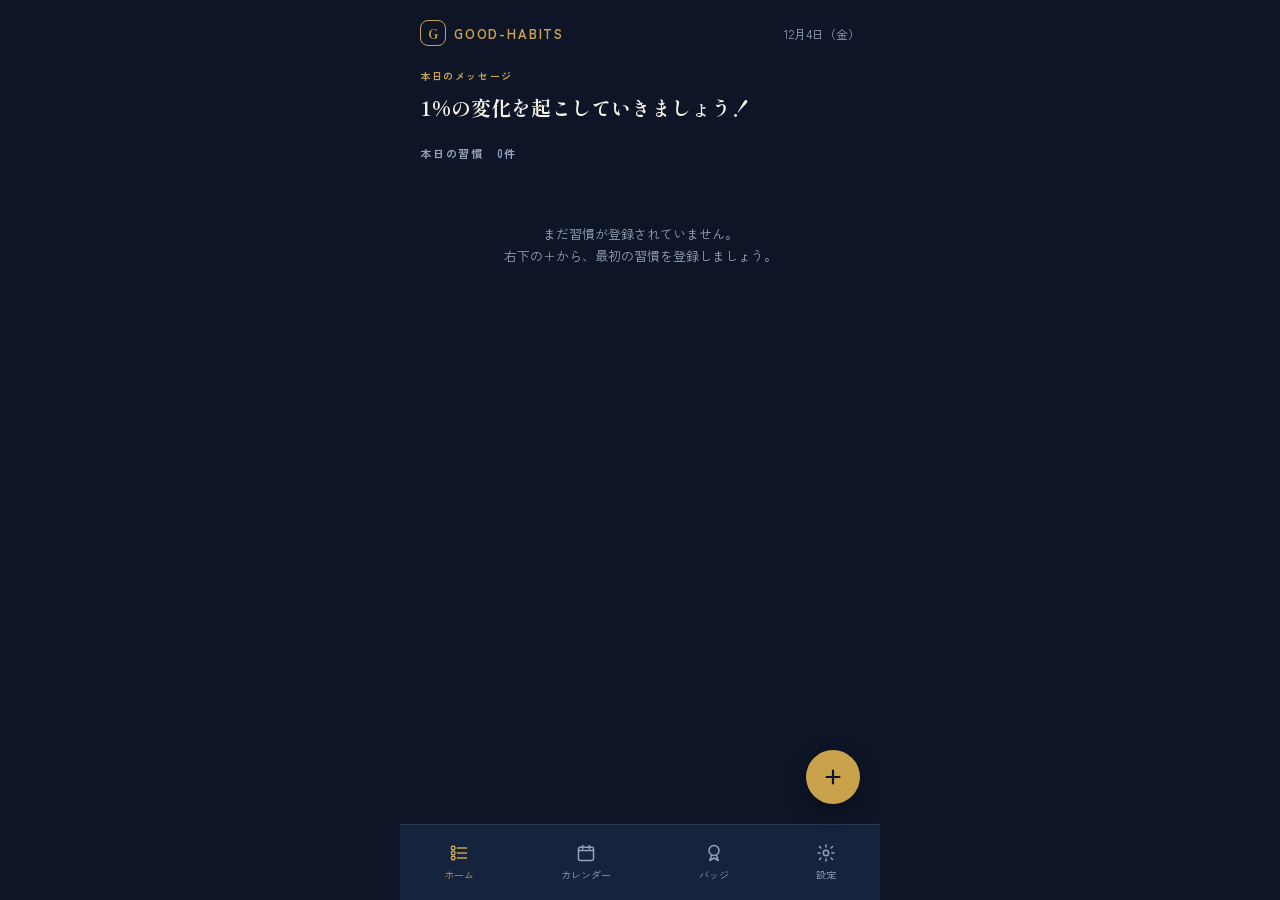
<file: index.html>
<!doctype html>
<html lang="ja">
<head>
<meta charset="utf-8">
<meta name="viewport" content="width=device-width, initial-scale=1, viewport-fit=cover">
<title>Good-Habits</title>
<meta name="description" content="習慣化を助けるアプリ。行動を登録して、習慣になるまで一緒に積み重ねます。">
<meta name="theme-color" content="#0d1526">
<link rel="manifest" href="manifest.json">
<link rel="icon" href="icons/favicon-32.png" sizes="32x32">
<link rel="apple-touch-icon" href="icons/apple-touch-icon.png">
<meta name="mobile-web-app-capable" content="yes">
<meta name="apple-mobile-web-app-capable" content="yes">
<meta name="apple-mobile-web-app-status-bar-style" content="black-translucent">
<meta name="apple-mobile-web-app-title" content="Good-Habits">
<link rel="stylesheet" href="https://fonts.googleapis.com/css2?family=Shippori+Mincho:wght@500;700;800&family=Zen+Kaku+Gothic+New:wght@400;500;700;900&display=swap">
<link rel="stylesheet" href="css/style.css">
</head>
<body>
<div id="app">

  <div id="toast"></div>

  <!-- ============ ホーム ============ -->
  <section class="screen active" id="screen-home">
    <div class="screen-scroll">
      <div class="brandrow">
        <div class="brand">
          <div class="brand-mark">G</div>
          <div class="brand-word">GOOD-HABITS</div>
        </div>
        <div class="date-label" id="home-date"></div>
      </div>

      <div id="skipped-banner" class="banner hidden">
        <span id="skipped-banner-icon"></span>
        <span>1分でもやりませんか？昨日できなかった習慣があります。</span>
        <button class="close" id="skipped-banner-close" aria-label="閉じる">×</button>
      </div>

      <div class="msg-card">
        <div class="msg-label">本日のメッセージ</div>
        <div class="msg-main serif" id="home-message"></div>
      </div>

      <div class="section-label" id="habit-count-label"></div>
      <div class="habit-list" id="habit-list"></div>
    </div>

    <button class="fab" id="fab-add" aria-label="習慣を追加"></button>
    <nav class="navbar" data-navbar-for="home"></nav>
  </section>

  <!-- ============ 習慣を追加 ============ -->
  <section class="screen" id="screen-add">
    <div class="screen-scroll">
      <div class="page-header">
        <button class="icon-btn" id="add-back" aria-label="戻る"></button>
        <div class="page-title serif">新しい習慣を追加</div>
      </div>
      <div class="field">
        <label>習慣名</label>
        <input class="text-input" id="add-name-input" placeholder="例）朝の散歩" maxlength="30">
      </div>
      <div class="section-label">習慣化までの日数を選択</div>
      <div class="option-list" id="add-options"></div>
    </div>
    <div class="screen-footer">
      <button class="btn-primary" id="add-submit" disabled>習慣を登録する</button>
    </div>
  </section>

  <!-- ============ 実績・バッジ ============ -->
  <section class="screen" id="screen-badges">
    <div class="screen-scroll">
      <div class="page-title serif">実績・バッジ</div>
      <div class="card">
        <div class="summary-row">
          <div class="summary-count" id="badge-summary-count">0 / 0</div>
          <div class="summary-label">バッジ獲得</div>
        </div>
        <div class="progress-track" style="height:6px; margin-top:8px;">
          <div class="progress-fill" id="badge-summary-fill" style="width:0%"></div>
        </div>
      </div>
      <div id="badges-scroll" style="overflow-y:auto; display:flex; flex-direction:column; gap:16px; padding-bottom:8px;"></div>
    </div>
    <nav class="navbar" data-navbar-for="badges"></nav>
  </section>

  <!-- ============ バッジ詳細 ============ -->
  <section class="screen" id="screen-badge-detail">
    <div class="screen-scroll">
      <div class="page-header">
        <button class="icon-btn" id="badge-detail-back" aria-label="戻る"></button>
        <div class="page-title dim">バッジ詳細</div>
      </div>
      <div id="badge-detail-content"></div>
    </div>
  </section>

  <!-- ============ 達成カレンダー ============ -->
  <section class="screen" id="screen-heatmap">
    <div class="screen-scroll">
      <div class="page-title serif">達成カレンダー</div>
      <div class="month-row">
        <button class="chev" id="month-prev" aria-label="前の月"></button>
        <div class="month-label" id="month-label"></div>
        <button class="chev" id="month-next" aria-label="次の月"></button>
      </div>
      <div class="card calendar-card">
        <div class="weekday-row"><div>月</div><div>火</div><div>水</div><div>木</div><div>金</div><div>土</div><div>日</div></div>
        <div class="day-grid" id="day-grid"></div>
        <div class="legend" id="heatmap-legend">少ない 多い</div>
      </div>
      <div class="stat-row">
        <div class="card stat-card">
          <div class="stat-value" id="stat-streak">0日</div>
          <div class="stat-label">現在の最長ストリーク</div>
        </div>
        <div class="card stat-card">
          <div class="stat-value" id="stat-rate">0%</div>
          <div class="stat-label">今月の達成率</div>
        </div>
      </div>
    </div>
    <nav class="navbar" data-navbar-for="heatmap"></nav>
  </section>

  <!-- ============ 設定 ============ -->
  <section class="screen" id="screen-settings">
    <div class="screen-scroll">
      <div class="page-title serif">設定</div>
      <div>
        <div class="section-label" style="margin-bottom:10px; display:block;">テーマ</div>
        <div class="theme-row" id="theme-row"></div>
      </div>
      <div>
        <div class="section-label" style="margin-bottom:10px; display:block;">リスト更新時刻</div>
        <div class="chip-row" id="reset-hour-row"></div>
      </div>
      <div>
        <div class="section-label" style="margin-bottom:10px; display:block;">通知</div>
        <div class="toggle-card" id="toggle-card"></div>
      </div>
      <div>
        <div class="section-label" style="margin-bottom:10px; display:block;">データのバックアップ</div>
        <div id="backup-card"></div>
      </div>
    </div>
    <div class="settings-footer">Good-Habits v1.1.0</div>
    <nav class="navbar" data-navbar-for="settings"></nav>
  </section>

  <!-- ============ 達成演出（オーバーレイ） ============ -->
  <div id="celebration-overlay">
    <div class="burst"></div>
    <div class="dim-overlay"></div>
    <div id="confetti-holder"></div>
    <div class="celebration-modal">
      <div class="medal" id="celebration-medal"></div>
      <div class="celebration-title serif">おめでとうございます！</div>
      <div class="celebration-sub" id="celebration-sub"></div>
      <div class="celebration-badge-row hidden" id="celebration-badge-row">
        <div class="celebration-badge-icon" id="celebration-badge-icon"></div>
        <div class="celebration-badge-text">
          <div class="celebration-badge-title" id="celebration-badge-title"></div>
          <div class="celebration-badge-sub">バッジコレクションで確認できます</div>
        </div>
      </div>
      <button class="btn-primary" id="celebration-view-badges">実績を見る</button>
      <button class="btn-text" id="celebration-close">閉じる</button>
    </div>
  </div>

</div>

<script src="js/icons.js"></script>
<script src="js/content.js"></script>
<script src="js/badges.js"></script>
<script src="js/storage.js"></script>
<script src="js/logic.js"></script>
<script src="js/ui.js"></script>
<script src="js/app.js"></script>
</body>
</html>
</file>
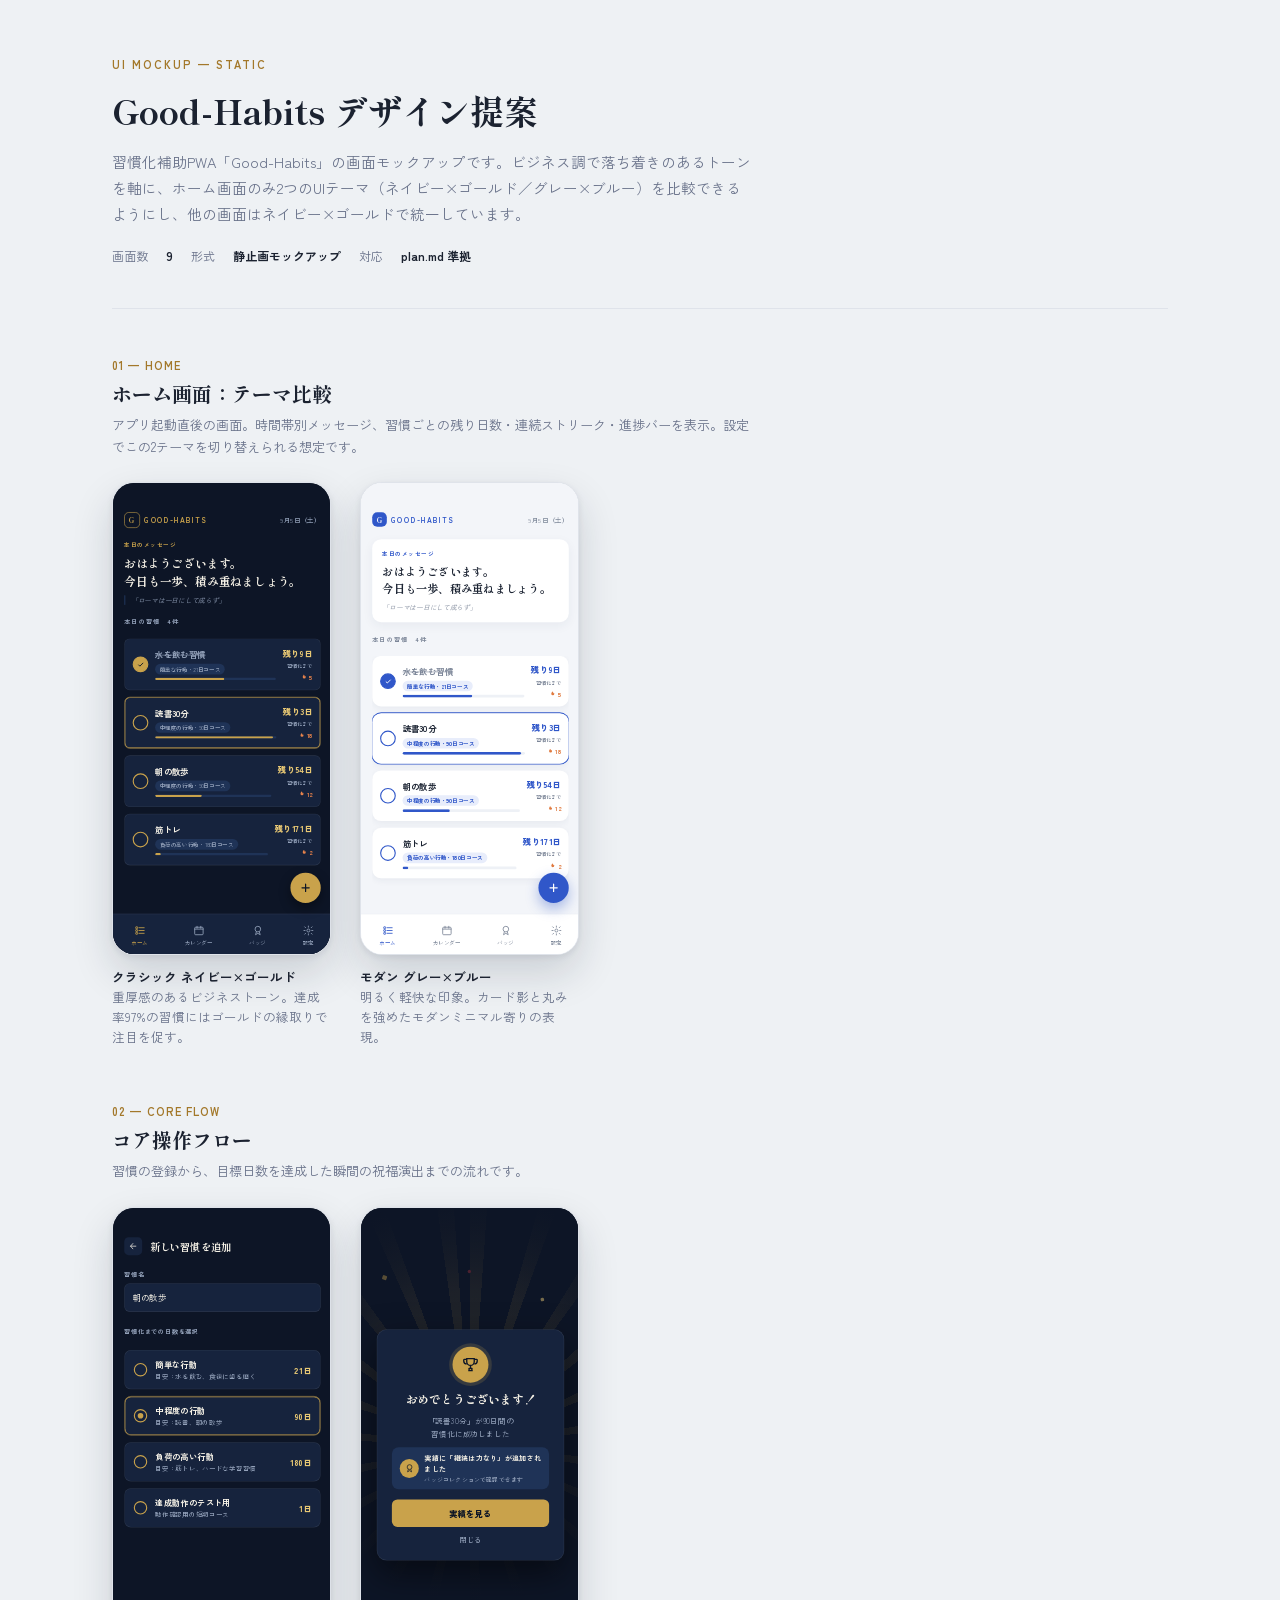
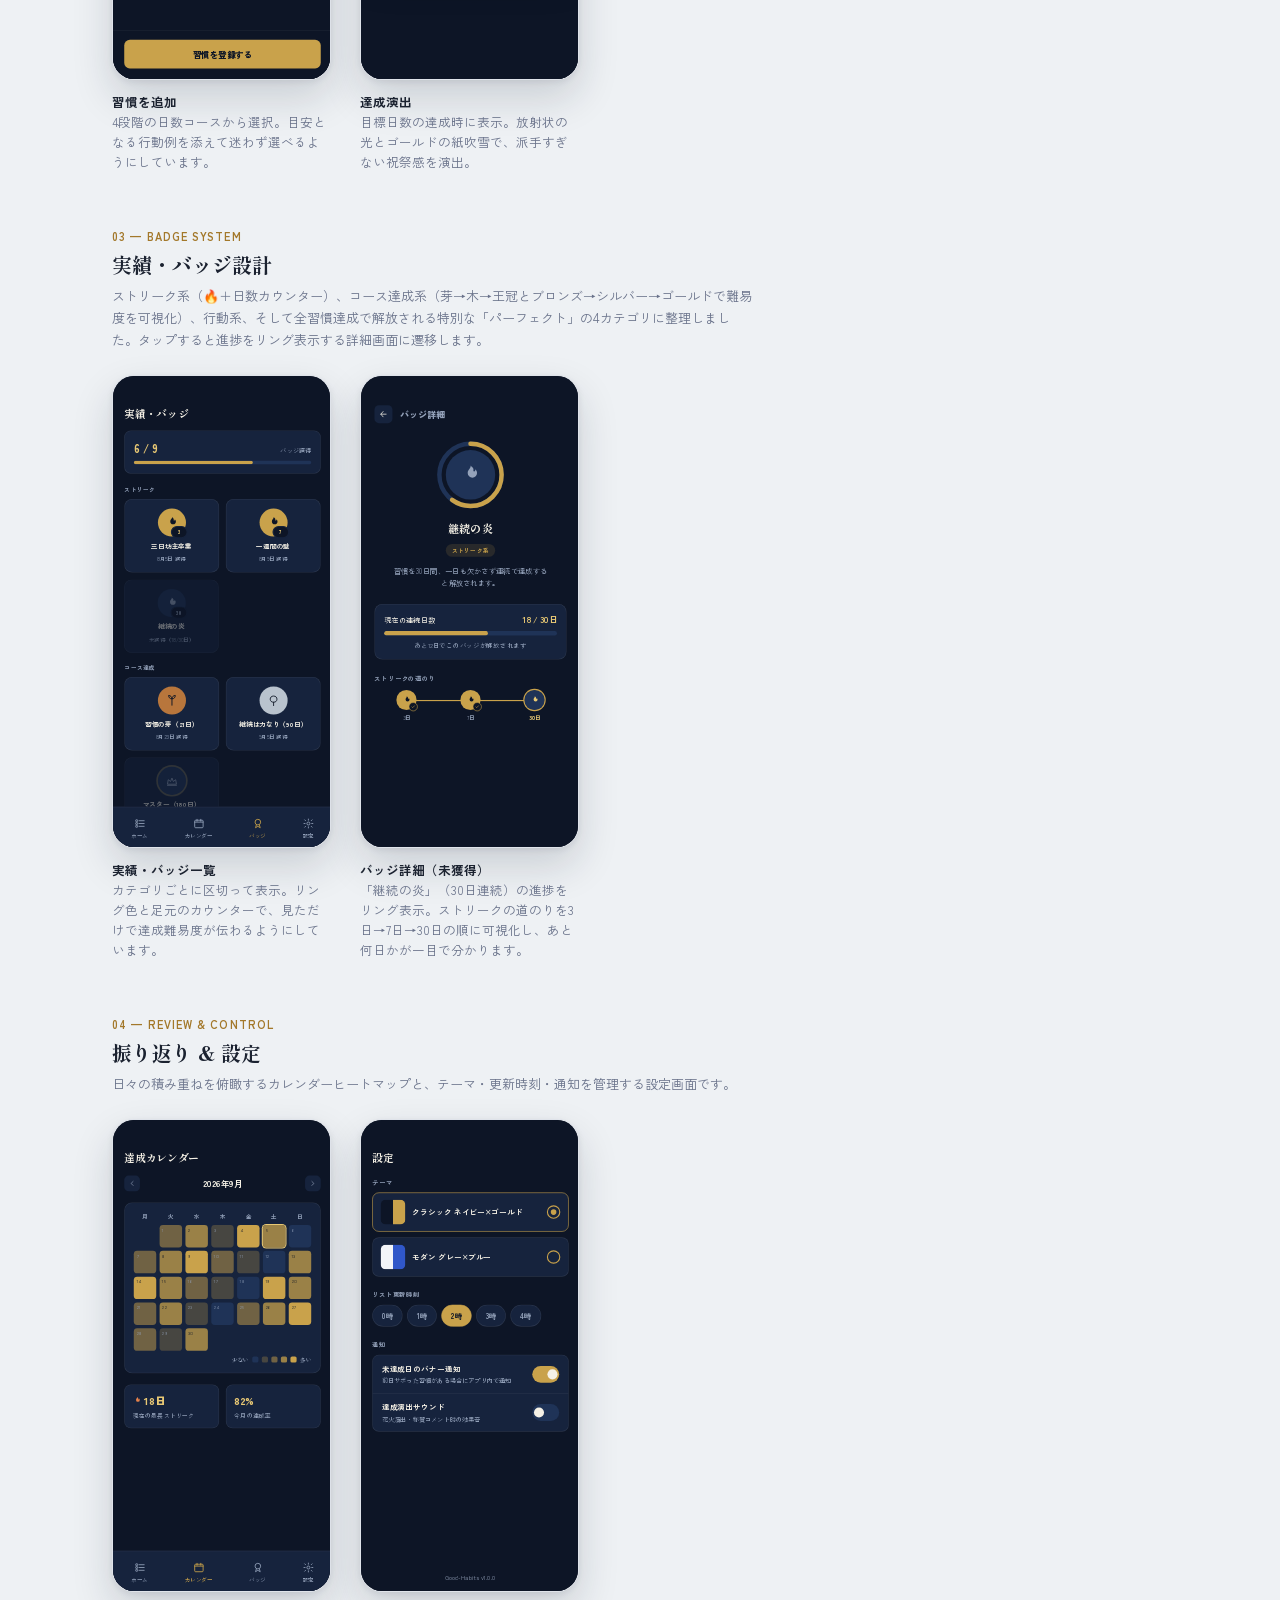
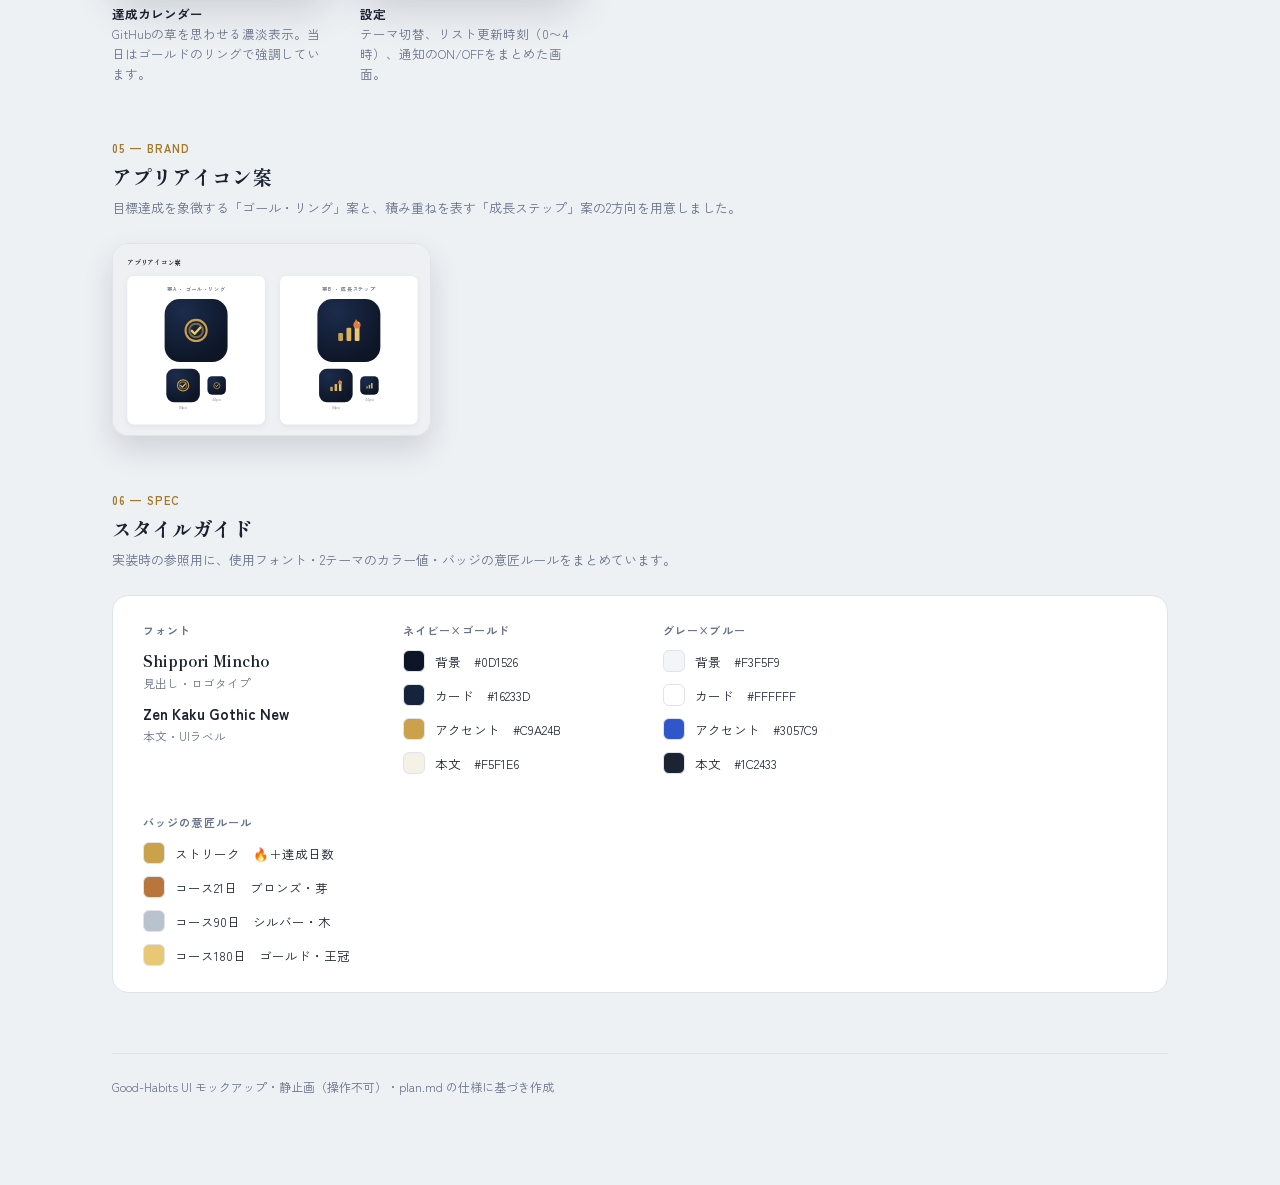
<file: mockups/gallery.html>
<title>Good-Habitsモックアップ</title>
<style>
  :root{
    --paper:#eef1f4; --paper-2:#ffffff; --ink:#1b2230; --ink-dim:#69728a;
    --line:#dfe3ea; --gold:#a3782a; --gold-soft:#f3e9d6;
  }
  @media (prefers-color-scheme: dark){
    :root:not([data-theme="light"]){
      --paper:#11151d; --paper-2:#1a2028; --ink:#eef1f5; --ink-dim:#8f98ab;
      --line:#2a3140; --gold:#e0b563; --gold-soft:#2c2413;
    }
  }
  :root[data-theme="dark"]{
    --paper:#11151d; --paper-2:#1a2028; --ink:#eef1f5; --ink-dim:#8f98ab;
    --line:#2a3140; --gold:#e0b563; --gold-soft:#2c2413;
  }
  *{box-sizing:border-box;}
  body{margin:0;background:var(--paper);color:var(--ink);font-family:'Zen Kaku Gothic New',sans-serif;}
  h1,h2,.serif{font-family:'Shippori Mincho',serif;}
  a{color:var(--gold);}
  .wrap{max-width:1120px;margin:0 auto;padding:56px 32px 90px;}
  .hero{display:flex;flex-direction:column;gap:14px;padding-bottom:44px;border-bottom:1px solid var(--line);margin-bottom:48px;}
  .eyebrow{font-size:11px;letter-spacing:0.18em;color:var(--gold);font-weight:700;}
  .hero h1{font-size:34px;margin:0;font-weight:800;text-wrap:balance;}
  .hero p{font-size:14.5px;line-height:1.8;color:var(--ink-dim);max-width:640px;margin:0;}
  .metarow{display:flex;gap:18px;margin-top:6px;flex-wrap:wrap;}
  .metaitem{font-size:12px;color:var(--ink-dim);display:flex;align-items:center;gap:6px;}
  .metaitem b{color:var(--ink);font-weight:700;}
  section.block{margin-bottom:56px;}
  .blockhead{display:flex;flex-direction:column;gap:6px;margin-bottom:24px;max-width:640px;}
  .blocknum{font-size:11px;color:var(--gold);font-weight:700;letter-spacing:0.1em;}
  .blockhead h2{font-size:20px;margin:0;font-weight:800;}
  .blockhead p{font-size:13px;color:var(--ink-dim);line-height:1.7;margin:0;}
  .row{display:flex;gap:28px;flex-wrap:wrap;align-items:flex-start;}
  .tile{display:flex;flex-direction:column;gap:12px;}
  .devframe{border-radius:22px;overflow:hidden;box-shadow:0 18px 40px rgba(20,30,50,0.16), 0 2px 6px rgba(20,30,50,0.08);border:1px solid var(--line);background:var(--paper-2);}
  .devframe iframe{border:none;display:block;pointer-events:none;}
  .caption{font-size:12.5px;color:var(--ink-dim);max-width:220px;line-height:1.6;}
  .caption b{color:var(--ink);font-weight:700;}
  .sheetframe{border-radius:16px;overflow:hidden;box-shadow:0 14px 30px rgba(20,30,50,0.14);border:1px solid var(--line);}
  .sheetframe iframe{border:none;display:block;pointer-events:none;}
  .styleguide{display:flex;gap:40px;flex-wrap:wrap;background:var(--paper-2);border:1px solid var(--line);border-radius:16px;padding:26px 30px;}
  .sg-col{display:flex;flex-direction:column;gap:12px;min-width:220px;}
  .sg-label{font-size:11px;letter-spacing:0.1em;color:var(--ink-dim);font-weight:700;}
  .swrow{display:flex;align-items:center;gap:10px;font-size:12.5px;}
  .sw{width:22px;height:22px;border-radius:6px;flex:none;border:1px solid var(--line);}
  .fontrow{display:flex;flex-direction:column;gap:4px;}
  .fontname{font-size:15px;font-weight:700;}
  .fontrole{font-size:11.5px;color:var(--ink-dim);}
  footer{margin-top:60px;padding-top:24px;border-top:1px solid var(--line);font-size:12px;color:var(--ink-dim);}
</style>
<link rel="stylesheet" href="https://fonts.googleapis.com/css2?family=Shippori+Mincho:wght@500;700;800&family=Zen+Kaku+Gothic+New:wght@400;500;700;900&display=swap">

<div class="wrap">

  <div class="hero">
    <div class="eyebrow">UI MOCKUP — STATIC</div>
    <h1 class="serif">Good-Habits デザイン提案</h1>
    <p>習慣化補助PWA「Good-Habits」の画面モックアップです。ビジネス調で落ち着きのあるトーンを軸に、ホーム画面のみ2つのUIテーマ（ネイビー×ゴールド／グレー×ブルー）を比較できるようにし、他の画面はネイビー×ゴールドで統一しています。</p>
    <div class="metarow">
      <div class="metaitem">画面数　<b>9</b></div>
      <div class="metaitem">形式　<b>静止画モックアップ</b></div>
      <div class="metaitem">対応　<b>plan.md 準拠</b></div>
    </div>
  </div>

  <section class="block">
    <div class="blockhead">
      <div class="blocknum">01 — HOME</div>
      <h2>ホーム画面：テーマ比較</h2>
      <p>アプリ起動直後の画面。時間帯別メッセージ、習慣ごとの残り日数・連続ストリーク・進捗バーを表示。設定でこの2テーマを切り替えられる想定です。</p>
    </div>
    <div class="row">
      <div class="tile">
        <div class="devframe" style="width:219px;height:473px;"><iframe data-screen="home_navy" style="width:390px;height:844px;transform:scale(0.5615);transform-origin:top left;"></iframe></div>
        <div class="caption"><b>クラシック ネイビー×ゴールド</b><br>重厚感のあるビジネストーン。達成率97%の習慣にはゴールドの縁取りで注目を促す。</div>
      </div>
      <div class="tile">
        <div class="devframe" style="width:219px;height:473px;"><iframe data-screen="home_gray" style="width:390px;height:844px;transform:scale(0.5615);transform-origin:top left;"></iframe></div>
        <div class="caption"><b>モダン グレー×ブルー</b><br>明るく軽快な印象。カード影と丸みを強めたモダンミニマル寄りの表現。</div>
      </div>
    </div>
  </section>

  <section class="block">
    <div class="blockhead">
      <div class="blocknum">02 — CORE FLOW</div>
      <h2>コア操作フロー</h2>
      <p>習慣の登録から、目標日数を達成した瞬間の祝福演出までの流れです。</p>
    </div>
    <div class="row">
      <div class="tile">
        <div class="devframe" style="width:219px;height:473px;"><iframe data-screen="addhabit" style="width:390px;height:844px;transform:scale(0.5615);transform-origin:top left;"></iframe></div>
        <div class="caption"><b>習慣を追加</b><br>4段階の日数コースから選択。目安となる行動例を添えて迷わず選べるようにしています。</div>
      </div>
      <div class="tile">
        <div class="devframe" style="width:219px;height:473px;"><iframe data-screen="celebration" style="width:390px;height:844px;transform:scale(0.5615);transform-origin:top left;"></iframe></div>
        <div class="caption"><b>達成演出</b><br>目標日数の達成時に表示。放射状の光とゴールドの紙吹雪で、派手すぎない祝祭感を演出。</div>
      </div>
    </div>
  </section>

  <section class="block">
    <div class="blockhead">
      <div class="blocknum">03 — BADGE SYSTEM</div>
      <h2>実績・バッジ設計</h2>
      <p>ストリーク系（🔥＋日数カウンター）、コース達成系（芽→木→王冠とブロンズ→シルバー→ゴールドで難易度を可視化）、行動系、そして全習慣達成で解放される特別な「パーフェクト」の4カテゴリに整理しました。タップすると進捗をリング表示する詳細画面に遷移します。</p>
    </div>
    <div class="row">
      <div class="tile">
        <div class="devframe" style="width:219px;height:473px;"><iframe data-screen="badges" style="width:390px;height:844px;transform:scale(0.5615);transform-origin:top left;"></iframe></div>
        <div class="caption"><b>実績・バッジ一覧</b><br>カテゴリごとに区切って表示。リング色と足元のカウンターで、見ただけで達成難易度が伝わるようにしています。</div>
      </div>
      <div class="tile">
        <div class="devframe" style="width:219px;height:473px;"><iframe data-screen="badgedetail" style="width:390px;height:844px;transform:scale(0.5615);transform-origin:top left;"></iframe></div>
        <div class="caption"><b>バッジ詳細（未獲得）</b><br>「継続の炎」（30日連続）の進捗をリング表示。ストリークの道のりを3日→7日→30日の順に可視化し、あと何日かが一目で分かります。</div>
      </div>
    </div>
  </section>

  <section class="block">
    <div class="blockhead">
      <div class="blocknum">04 — REVIEW & CONTROL</div>
      <h2>振り返り &amp; 設定</h2>
      <p>日々の積み重ねを俯瞰するカレンダーヒートマップと、テーマ・更新時刻・通知を管理する設定画面です。</p>
    </div>
    <div class="row">
      <div class="tile">
        <div class="devframe" style="width:219px;height:473px;"><iframe data-screen="heatmap" style="width:390px;height:844px;transform:scale(0.5615);transform-origin:top left;"></iframe></div>
        <div class="caption"><b>達成カレンダー</b><br>GitHubの草を思わせる濃淡表示。当日はゴールドのリングで強調しています。</div>
      </div>
      <div class="tile">
        <div class="devframe" style="width:219px;height:473px;"><iframe data-screen="settings" style="width:390px;height:844px;transform:scale(0.5615);transform-origin:top left;"></iframe></div>
        <div class="caption"><b>設定</b><br>テーマ切替、リスト更新時刻（0〜4時）、通知のON/OFFをまとめた画面。</div>
      </div>
    </div>
  </section>

  <section class="block">
    <div class="blockhead">
      <div class="blocknum">05 — BRAND</div>
      <h2>アプリアイコン案</h2>
      <p>目標達成を象徴する「ゴール・リング」案と、積み重ねを表す「成長ステップ」案の2方向を用意しました。</p>
    </div>
    <div class="row">
      <div class="sheetframe" style="width:319px;height:193px;"><iframe data-screen="appicon" style="width:760px;height:460px;transform:scale(0.4197);transform-origin:top left;"></iframe></div>
    </div>
  </section>

  <section class="block">
    <div class="blockhead">
      <div class="blocknum">06 — SPEC</div>
      <h2>スタイルガイド</h2>
      <p>実装時の参照用に、使用フォント・2テーマのカラー値・バッジの意匠ルールをまとめています。</p>
    </div>
    <div class="styleguide">
      <div class="sg-col">
        <div class="sg-label">フォント</div>
        <div class="fontrow"><div class="fontname serif">Shippori Mincho</div><div class="fontrole">見出し・ロゴタイプ</div></div>
        <div class="fontrow"><div class="fontname">Zen Kaku Gothic New</div><div class="fontrole">本文・UIラベル</div></div>
      </div>
      <div class="sg-col">
        <div class="sg-label">ネイビー×ゴールド</div>
        <div class="swrow"><div class="sw" style="background:#0d1526"></div>背景　#0D1526</div>
        <div class="swrow"><div class="sw" style="background:#16233d"></div>カード　#16233D</div>
        <div class="swrow"><div class="sw" style="background:#c9a24b"></div>アクセント　#C9A24B</div>
        <div class="swrow"><div class="sw" style="background:#f5f1e6"></div>本文　#F5F1E6</div>
      </div>
      <div class="sg-col">
        <div class="sg-label">グレー×ブルー</div>
        <div class="swrow"><div class="sw" style="background:#f3f5f9"></div>背景　#F3F5F9</div>
        <div class="swrow"><div class="sw" style="background:#ffffff"></div>カード　#FFFFFF</div>
        <div class="swrow"><div class="sw" style="background:#3057c9"></div>アクセント　#3057C9</div>
        <div class="swrow"><div class="sw" style="background:#1c2433"></div>本文　#1C2433</div>
      </div>
      <div class="sg-col">
        <div class="sg-label">バッジの意匠ルール</div>
        <div class="swrow"><div class="sw" style="background:#c9a24b"></div>ストリーク　🔥＋達成日数</div>
        <div class="swrow"><div class="sw" style="background:#b8763c"></div>コース21日　ブロンズ・芽</div>
        <div class="swrow"><div class="sw" style="background:#b9c3ce"></div>コース90日　シルバー・木</div>
        <div class="swrow"><div class="sw" style="background:#e8c874"></div>コース180日　ゴールド・王冠</div>
      </div>
    </div>
  </section>

  <footer>Good-Habits UI モックアップ・静止画（操作不可）・plan.md の仕様に基づき作成</footer>
</div>

<script>
const screens = {

home_navy: `<!doctype html><html><head><meta charset="utf-8">
<link rel="stylesheet" href="https://fonts.googleapis.com/css2?family=Shippori+Mincho:wght@500;700;800&family=Zen+Kaku+Gothic+New:wght@400;500;700;900&display=swap">
<style>
  :root{ --bg:#0d1526; --surface:#16233d; --surface2:#1f3357; --border:rgba(255,255,255,0.09); --gold:#c9a24b; --gold-bright:#e8c874; --text:#f5f1e6; --text-dim:#94a2ba; --flame:#e8834b; }
  body{margin:0;background:var(--bg);font-family:'Zen Kaku Gothic New',sans-serif;color:var(--text);}
  h1,h2,.serif{font-family:'Shippori Mincho',serif;}
  a{color:var(--gold);} a:hover{color:var(--gold-bright);}
  .frame{width:390px;height:844px;overflow:hidden;position:relative;display:flex;flex-direction:column;background:var(--bg);}
  .scroll{flex:1;overflow:hidden;padding:52px 20px 0;display:flex;flex-direction:column;gap:22px;}
  .brandrow{display:flex;align-items:center;justify-content:space-between;}
  .brand{display:flex;align-items:center;gap:8px;}
  .mark{width:26px;height:26px;border-radius:8px;border:1.6px solid var(--gold);display:flex;align-items:center;justify-content:center;font-family:'Shippori Mincho',serif;font-weight:800;color:var(--gold);font-size:13px;}
  .wordmark{font-size:13px;letter-spacing:0.14em;color:var(--gold);font-weight:700;}
  .date{font-size:12px;color:var(--text-dim);}
  .msgcard{display:flex;flex-direction:column;gap:10px;}
  .msglabel{font-size:10px;letter-spacing:0.16em;color:var(--gold);font-weight:700;}
  .msgmain{font-size:21px;line-height:1.5;font-weight:700;}
  .msgquote{font-size:12px;color:var(--text-dim);font-style:italic;border-left:2px solid var(--surface2);padding-left:10px;}
  .sectionlabel{font-size:11px;letter-spacing:0.16em;color:var(--text-dim);font-weight:700;}
  .list{display:flex;flex-direction:column;gap:12px;padding-bottom:110px;overflow-y:auto;}
  .card{display:flex;align-items:center;gap:12px;background:var(--surface);border:1px solid var(--border);border-radius:10px;padding:14px;}
  .card.highlight{border-color:var(--gold);box-shadow:0 0 0 1px var(--gold) inset;}
  .check{width:24px;height:24px;border-radius:50%;border:2px solid var(--gold);flex:none;display:flex;align-items:center;justify-content:center;}
  .check.done{background:var(--gold);}
  .check svg{width:13px;height:13px;color:var(--bg);}
  .mid{flex:1;min-width:0;display:flex;flex-direction:column;gap:6px;}
  .hname{font-size:15px;font-weight:700;}
  .hname.done{color:var(--text-dim);text-decoration:line-through;text-decoration-color:var(--text-dim);}
  .tag{align-self:flex-start;font-size:10px;color:var(--text-dim);background:var(--surface2);padding:2px 8px;border-radius:999px;}
  .track{height:4px;border-radius:2px;background:var(--surface2);overflow:hidden;}
  .fill{height:100%;background:var(--gold);border-radius:2px;}
  .right{flex:none;display:flex;flex-direction:column;align-items:flex-end;gap:6px;}
  .days{font-size:15px;font-weight:800;color:var(--gold-bright);}
  .dayslabel{font-size:9px;color:var(--text-dim);}
  .streak{display:flex;align-items:center;gap:3px;font-size:11px;color:var(--flame);font-weight:700;}
  .streak svg{width:13px;height:13px;}
  .fab{position:absolute;right:20px;bottom:96px;width:54px;height:54px;border-radius:50%;background:var(--gold);display:flex;align-items:center;justify-content:center;box-shadow:0 8px 20px rgba(0,0,0,0.4);}
  .fab svg{width:22px;height:22px;color:var(--bg);}
  .navbar{height:76px;flex:none;background:var(--surface);border-top:1px solid var(--border);display:flex;align-items:center;justify-content:space-around;}
  .navitem{display:flex;flex-direction:column;align-items:center;gap:4px;color:var(--text-dim);font-size:10px;}
  .navitem svg{width:20px;height:20px;}
  .navitem.active{color:var(--gold);}
</style></head><body>
<div class="frame">
  <div class="scroll">
    <div class="brandrow">
      <div class="brand"><div class="mark">G</div><div class="wordmark">GOOD-HABITS</div></div>
      <div class="date">9月5日（土）</div>
    </div>
    <div class="msgcard">
      <div class="msglabel">本日のメッセージ</div>
      <div class="msgmain serif">おはようございます。<br>今日も一歩、積み重ねましょう。</div>
      <div class="msgquote">「ローマは一日にして成らず」</div>
    </div>
    <div class="sectionlabel">本日の習慣　4件</div>
    <div class="list">
      <div class="card">
        <div class="check done"><svg viewBox="0 0 24 24" fill="none"><path d="M5 13l4 4L19 7" stroke="currentColor" stroke-width="3" stroke-linecap="round" stroke-linejoin="round"/></svg></div>
        <div class="mid"><div class="hname done">水を飲む習慣</div><div class="tag">簡単な行動・21日コース</div><div class="track"><div class="fill" style="width:57%"></div></div></div>
        <div class="right"><div class="days">残り9日</div><div class="dayslabel">習慣化まで</div><div class="streak"><svg viewBox="0 0 24 24" fill="currentColor"><path d="M12 2c1 3-3 4-3 8a5 5 0 0 0 10 0c0-2-1-3-2-4 .5 2-1 3-2 2 1-3-1-4-3-6z"/></svg>5</div></div>
      </div>
      <div class="card highlight">
        <div class="check"></div>
        <div class="mid"><div class="hname">読書30分</div><div class="tag">中程度の行動・90日コース</div><div class="track"><div class="fill" style="width:97%"></div></div></div>
        <div class="right"><div class="days">残り3日</div><div class="dayslabel">習慣化まで</div><div class="streak"><svg viewBox="0 0 24 24" fill="currentColor"><path d="M12 2c1 3-3 4-3 8a5 5 0 0 0 10 0c0-2-1-3-2-4 .5 2-1 3-2 2 1-3-1-4-3-6z"/></svg>18</div></div>
      </div>
      <div class="card">
        <div class="check"></div>
        <div class="mid"><div class="hname">朝の散歩</div><div class="tag">中程度の行動・90日コース</div><div class="track"><div class="fill" style="width:40%"></div></div></div>
        <div class="right"><div class="days">残り54日</div><div class="dayslabel">習慣化まで</div><div class="streak"><svg viewBox="0 0 24 24" fill="currentColor"><path d="M12 2c1 3-3 4-3 8a5 5 0 0 0 10 0c0-2-1-3-2-4 .5 2-1 3-2 2 1-3-1-4-3-6z"/></svg>12</div></div>
      </div>
      <div class="card">
        <div class="check"></div>
        <div class="mid"><div class="hname">筋トレ</div><div class="tag">負荷の高い行動・180日コース</div><div class="track"><div class="fill" style="width:5%"></div></div></div>
        <div class="right"><div class="days">残り171日</div><div class="dayslabel">習慣化まで</div><div class="streak"><svg viewBox="0 0 24 24" fill="currentColor"><path d="M12 2c1 3-3 4-3 8a5 5 0 0 0 10 0c0-2-1-3-2-4 .5 2-1 3-2 2 1-3-1-4-3-6z"/></svg>2</div></div>
      </div>
    </div>
  </div>
  <div class="fab"><svg viewBox="0 0 24 24" fill="none"><path d="M12 5v14M5 12h14" stroke="currentColor" stroke-width="2.4" stroke-linecap="round"/></svg></div>
  <div class="navbar">
    <div class="navitem active"><svg viewBox="0 0 24 24" fill="none"><rect x="3" y="4" width="4" height="4" rx="1" stroke="currentColor" stroke-width="1.8"/><path d="M10 6h11" stroke="currentColor" stroke-width="1.8" stroke-linecap="round"/><rect x="3" y="10" width="4" height="4" rx="1" stroke="currentColor" stroke-width="1.8"/><path d="M10 12h11" stroke="currentColor" stroke-width="1.8" stroke-linecap="round"/><rect x="3" y="16" width="4" height="4" rx="1" stroke="currentColor" stroke-width="1.8"/><path d="M10 18h11" stroke="currentColor" stroke-width="1.8" stroke-linecap="round"/></svg>ホーム</div>
    <div class="navitem"><svg viewBox="0 0 24 24" fill="none"><rect x="3" y="5" width="18" height="16" rx="2" stroke="currentColor" stroke-width="1.8"/><path d="M3 9h18M8 3v4M16 3v4" stroke="currentColor" stroke-width="1.8" stroke-linecap="round"/></svg>カレンダー</div>
    <div class="navitem"><svg viewBox="0 0 24 24" fill="none"><circle cx="12" cy="9" r="6" stroke="currentColor" stroke-width="1.8"/><path d="M9 14.5L7 21l5-3 5 3-2-6.5" stroke="currentColor" stroke-width="1.8" stroke-linejoin="round"/></svg>バッジ</div>
    <div class="navitem"><svg viewBox="0 0 24 24" fill="none"><circle cx="12" cy="12" r="3.2" stroke="currentColor" stroke-width="1.8"/><path d="M12 2.5v2.4M12 19.1v2.4M4.2 4.2l1.7 1.7M18.1 18.1l1.7 1.7M2.5 12h2.4M19.1 12h2.4M4.2 19.8l1.7-1.7M18.1 5.9l1.7-1.7" stroke="currentColor" stroke-width="1.8" stroke-linecap="round"/></svg>設定</div>
  </div>
</div>
</body></html>`,

home_gray: `<!doctype html><html><head><meta charset="utf-8">
<link rel="stylesheet" href="https://fonts.googleapis.com/css2?family=Shippori+Mincho:wght@500;700;800&family=Zen+Kaku+Gothic+New:wght@400;500;700;900&display=swap">
<style>
  :root{ --bg:#f3f5f9; --surface:#ffffff; --surface2:#eef1f6; --border:#e3e7ee; --blue:#3057c9; --blue-bright:#4d75e8; --text:#1c2433; --text-dim:#7c8698; --flame:#e07a3f; }
  body{margin:0;background:var(--bg);font-family:'Zen Kaku Gothic New',sans-serif;color:var(--text);}
  h1,h2,.serif{font-family:'Shippori Mincho',serif;}
  a{color:var(--blue);} a:hover{color:var(--blue-bright);}
  .frame{width:390px;height:844px;overflow:hidden;position:relative;display:flex;flex-direction:column;background:var(--bg);}
  .scroll{flex:1;overflow:hidden;padding:52px 20px 0;display:flex;flex-direction:column;gap:22px;}
  .brandrow{display:flex;align-items:center;justify-content:space-between;}
  .brand{display:flex;align-items:center;gap:8px;}
  .mark{width:26px;height:26px;border-radius:9px;background:var(--blue);display:flex;align-items:center;justify-content:center;font-family:'Shippori Mincho',serif;font-weight:800;color:#fff;font-size:13px;}
  .wordmark{font-size:13px;letter-spacing:0.14em;color:var(--blue);font-weight:700;}
  .date{font-size:12px;color:var(--text-dim);}
  .msgcard{display:flex;flex-direction:column;gap:10px;background:var(--surface);border-radius:16px;padding:18px;box-shadow:0 6px 18px rgba(30,50,90,0.06);}
  .msglabel{font-size:10px;letter-spacing:0.16em;color:var(--blue);font-weight:700;}
  .msgmain{font-size:20px;line-height:1.5;font-weight:700;}
  .msgquote{font-size:12px;color:var(--text-dim);font-style:italic;}
  .sectionlabel{font-size:11px;letter-spacing:0.16em;color:var(--text-dim);font-weight:700;}
  .list{display:flex;flex-direction:column;gap:12px;padding-bottom:110px;overflow-y:auto;}
  .card{display:flex;align-items:center;gap:12px;background:var(--surface);border-radius:16px;padding:14px;box-shadow:0 4px 14px rgba(30,50,90,0.06);}
  .card.highlight{box-shadow:0 0 0 1.5px var(--blue), 0 4px 14px rgba(30,50,90,0.06);}
  .check{width:24px;height:24px;border-radius:50%;border:2px solid var(--blue);flex:none;display:flex;align-items:center;justify-content:center;}
  .check.done{background:var(--blue);border-color:var(--blue);}
  .check svg{width:13px;height:13px;color:#fff;}
  .mid{flex:1;min-width:0;display:flex;flex-direction:column;gap:6px;}
  .hname{font-size:15px;font-weight:700;}
  .hname.done{color:var(--text-dim);text-decoration:line-through;text-decoration-color:var(--text-dim);}
  .tag{align-self:flex-start;font-size:10px;color:var(--blue);background:#e8edfb;padding:2px 8px;border-radius:999px;font-weight:700;}
  .track{height:5px;border-radius:3px;background:var(--surface2);overflow:hidden;}
  .fill{height:100%;background:var(--blue);border-radius:3px;}
  .right{flex:none;display:flex;flex-direction:column;align-items:flex-end;gap:6px;}
  .days{font-size:15px;font-weight:800;color:var(--blue);}
  .dayslabel{font-size:9px;color:var(--text-dim);}
  .streak{display:flex;align-items:center;gap:3px;font-size:11px;color:var(--flame);font-weight:700;}
  .streak svg{width:13px;height:13px;}
  .fab{position:absolute;right:20px;bottom:96px;width:54px;height:54px;border-radius:50%;background:var(--blue);display:flex;align-items:center;justify-content:center;box-shadow:0 10px 22px rgba(48,87,201,0.4);}
  .fab svg{width:22px;height:22px;color:#fff;}
  .navbar{height:76px;flex:none;background:var(--surface);border-top:1px solid var(--border);display:flex;align-items:center;justify-content:space-around;}
  .navitem{display:flex;flex-direction:column;align-items:center;gap:4px;color:var(--text-dim);font-size:10px;}
  .navitem svg{width:20px;height:20px;}
  .navitem.active{color:var(--blue);}
</style></head><body>
<div class="frame">
  <div class="scroll">
    <div class="brandrow">
      <div class="brand"><div class="mark">G</div><div class="wordmark">GOOD-HABITS</div></div>
      <div class="date">9月5日（土）</div>
    </div>
    <div class="msgcard">
      <div class="msglabel">本日のメッセージ</div>
      <div class="msgmain serif">おはようございます。<br>今日も一歩、積み重ねましょう。</div>
      <div class="msgquote">「ローマは一日にして成らず」</div>
    </div>
    <div class="sectionlabel">本日の習慣　4件</div>
    <div class="list">
      <div class="card">
        <div class="check done"><svg viewBox="0 0 24 24" fill="none"><path d="M5 13l4 4L19 7" stroke="currentColor" stroke-width="3" stroke-linecap="round" stroke-linejoin="round"/></svg></div>
        <div class="mid"><div class="hname done">水を飲む習慣</div><div class="tag">簡単な行動・21日コース</div><div class="track"><div class="fill" style="width:57%"></div></div></div>
        <div class="right"><div class="days">残り9日</div><div class="dayslabel">習慣化まで</div><div class="streak"><svg viewBox="0 0 24 24" fill="currentColor"><path d="M12 2c1 3-3 4-3 8a5 5 0 0 0 10 0c0-2-1-3-2-4 .5 2-1 3-2 2 1-3-1-4-3-6z"/></svg>5</div></div>
      </div>
      <div class="card highlight">
        <div class="check"></div>
        <div class="mid"><div class="hname">読書30分</div><div class="tag">中程度の行動・90日コース</div><div class="track"><div class="fill" style="width:97%"></div></div></div>
        <div class="right"><div class="days">残り3日</div><div class="dayslabel">習慣化まで</div><div class="streak"><svg viewBox="0 0 24 24" fill="currentColor"><path d="M12 2c1 3-3 4-3 8a5 5 0 0 0 10 0c0-2-1-3-2-4 .5 2-1 3-2 2 1-3-1-4-3-6z"/></svg>18</div></div>
      </div>
      <div class="card">
        <div class="check"></div>
        <div class="mid"><div class="hname">朝の散歩</div><div class="tag">中程度の行動・90日コース</div><div class="track"><div class="fill" style="width:40%"></div></div></div>
        <div class="right"><div class="days">残り54日</div><div class="dayslabel">習慣化まで</div><div class="streak"><svg viewBox="0 0 24 24" fill="currentColor"><path d="M12 2c1 3-3 4-3 8a5 5 0 0 0 10 0c0-2-1-3-2-4 .5 2-1 3-2 2 1-3-1-4-3-6z"/></svg>12</div></div>
      </div>
      <div class="card">
        <div class="check"></div>
        <div class="mid"><div class="hname">筋トレ</div><div class="tag">負荷の高い行動・180日コース</div><div class="track"><div class="fill" style="width:5%"></div></div></div>
        <div class="right"><div class="days">残り171日</div><div class="dayslabel">習慣化まで</div><div class="streak"><svg viewBox="0 0 24 24" fill="currentColor"><path d="M12 2c1 3-3 4-3 8a5 5 0 0 0 10 0c0-2-1-3-2-4 .5 2-1 3-2 2 1-3-1-4-3-6z"/></svg>2</div></div>
      </div>
    </div>
  </div>
  <div class="fab"><svg viewBox="0 0 24 24" fill="none"><path d="M12 5v14M5 12h14" stroke="currentColor" stroke-width="2.4" stroke-linecap="round"/></svg></div>
  <div class="navbar">
    <div class="navitem active"><svg viewBox="0 0 24 24" fill="none"><rect x="3" y="4" width="4" height="4" rx="1" stroke="currentColor" stroke-width="1.8"/><path d="M10 6h11" stroke="currentColor" stroke-width="1.8" stroke-linecap="round"/><rect x="3" y="10" width="4" height="4" rx="1" stroke="currentColor" stroke-width="1.8"/><path d="M10 12h11" stroke="currentColor" stroke-width="1.8" stroke-linecap="round"/><rect x="3" y="16" width="4" height="4" rx="1" stroke="currentColor" stroke-width="1.8"/><path d="M10 18h11" stroke="currentColor" stroke-width="1.8" stroke-linecap="round"/></svg>ホーム</div>
    <div class="navitem"><svg viewBox="0 0 24 24" fill="none"><rect x="3" y="5" width="18" height="16" rx="2" stroke="currentColor" stroke-width="1.8"/><path d="M3 9h18M8 3v4M16 3v4" stroke="currentColor" stroke-width="1.8" stroke-linecap="round"/></svg>カレンダー</div>
    <div class="navitem"><svg viewBox="0 0 24 24" fill="none"><circle cx="12" cy="9" r="6" stroke="currentColor" stroke-width="1.8"/><path d="M9 14.5L7 21l5-3 5 3-2-6.5" stroke="currentColor" stroke-width="1.8" stroke-linejoin="round"/></svg>バッジ</div>
    <div class="navitem"><svg viewBox="0 0 24 24" fill="none"><circle cx="12" cy="12" r="3.2" stroke="currentColor" stroke-width="1.8"/><path d="M12 2.5v2.4M12 19.1v2.4M4.2 4.2l1.7 1.7M18.1 18.1l1.7 1.7M2.5 12h2.4M19.1 12h2.4M4.2 19.8l1.7-1.7M18.1 5.9l1.7-1.7" stroke="currentColor" stroke-width="1.8" stroke-linecap="round"/></svg>設定</div>
  </div>
</div>
</body></html>`,

addhabit: `<!doctype html><html><head><meta charset="utf-8">
<link rel="stylesheet" href="https://fonts.googleapis.com/css2?family=Shippori+Mincho:wght@500;700;800&family=Zen+Kaku+Gothic+New:wght@400;500;700;900&display=swap">
<style>
  :root{ --bg:#0d1526; --surface:#16233d; --surface2:#1f3357; --border:rgba(255,255,255,0.09); --gold:#c9a24b; --gold-bright:#e8c874; --text:#f5f1e6; --text-dim:#94a2ba; }
  body{margin:0;background:var(--bg);font-family:'Zen Kaku Gothic New',sans-serif;color:var(--text);}
  .serif{font-family:'Shippori Mincho',serif;}
  a{color:var(--gold);} a:hover{color:var(--gold-bright);}
  .frame{width:390px;height:844px;overflow:hidden;position:relative;display:flex;flex-direction:column;background:var(--bg);}
  .content{flex:1;overflow:hidden;padding:52px 20px 0;display:flex;flex-direction:column;gap:26px;}
  .header{display:flex;align-items:center;gap:14px;}
  .backbtn{width:32px;height:32px;border-radius:8px;background:var(--surface);display:flex;align-items:center;justify-content:center;flex:none;}
  .backbtn svg{width:16px;height:16px;color:var(--text);}
  .htitle{font-size:18px;font-weight:800;}
  .field label{display:block;font-size:11px;letter-spacing:0.1em;color:var(--text-dim);font-weight:700;margin-bottom:8px;}
  .input{width:100%;box-sizing:border-box;background:var(--surface);border:1px solid var(--border);border-radius:10px;padding:14px;font-size:15px;color:var(--text);font-family:inherit;}
  .input::placeholder{color:var(--text-dim);}
  .sectionlabel{font-size:11px;letter-spacing:0.1em;color:var(--text-dim);font-weight:700;}
  .options{display:flex;flex-direction:column;gap:12px;overflow-y:auto;padding-bottom:16px;}
  .opt{display:flex;align-items:center;gap:14px;background:var(--surface);border:1.5px solid var(--border);border-radius:12px;padding:14px 16px;}
  .opt.selected{border-color:var(--gold);box-shadow:0 0 0 1px var(--gold) inset;}
  .radio{width:20px;height:20px;border-radius:50%;border:2px solid var(--gold);flex:none;display:flex;align-items:center;justify-content:center;}
  .radio .dot{width:10px;height:10px;border-radius:50%;background:var(--gold);}
  .optmid{flex:1;display:flex;flex-direction:column;gap:3px;}
  .optname{font-size:14.5px;font-weight:700;}
  .optex{font-size:11.5px;color:var(--text-dim);}
  .optdays{flex:none;font-size:15px;font-weight:800;color:var(--gold-bright);}
  .footer{flex:none;padding:16px 20px 24px;background:var(--bg);border-top:1px solid var(--border);}
  .cta{width:100%;box-sizing:border-box;background:var(--gold);color:var(--bg);border:none;border-radius:10px;padding:15px;font-size:15px;font-weight:800;font-family:inherit;}
</style></head><body>
<div class="frame">
  <div class="content">
    <div class="header">
      <div class="backbtn"><svg viewBox="0 0 24 24" fill="none"><path d="M19 12H5M11 5l-6 7 6 7" stroke="currentColor" stroke-width="2" stroke-linecap="round" stroke-linejoin="round"/></svg></div>
      <div class="htitle serif">新しい習慣を追加</div>
    </div>
    <div class="field"><label>習慣名</label><input class="input" placeholder="例）朝の散歩" value="朝の散歩"/></div>
    <div class="sectionlabel">習慣化までの日数を選択</div>
    <div class="options">
      <div class="opt"><div class="radio"></div><div class="optmid"><div class="optname">簡単な行動</div><div class="optex">目安：水を飲む、食後に歯を磨く</div></div><div class="optdays">21日</div></div>
      <div class="opt selected"><div class="radio"><div class="dot"></div></div><div class="optmid"><div class="optname">中程度の行動</div><div class="optex">目安：読書、朝の散歩</div></div><div class="optdays">90日</div></div>
      <div class="opt"><div class="radio"></div><div class="optmid"><div class="optname">負荷の高い行動</div><div class="optex">目安：筋トレ、ハードな学習習慣</div></div><div class="optdays">180日</div></div>
      <div class="opt"><div class="radio"></div><div class="optmid"><div class="optname">達成動作のテスト用</div><div class="optex">動作確認用の短期コース</div></div><div class="optdays">1日</div></div>
    </div>
  </div>
  <div class="footer"><button class="cta">習慣を登録する</button></div>
</div>
</body></html>`,

celebration: `<!doctype html><html><head><meta charset="utf-8">
<link rel="stylesheet" href="https://fonts.googleapis.com/css2?family=Shippori+Mincho:wght@500;700;800&family=Zen+Kaku+Gothic+New:wght@400;500;700;900&display=swap">
<style>
  :root{ --bg:#0d1526; --surface:#16233d; --surface2:#1f3357; --border:rgba(255,255,255,0.09); --gold:#c9a24b; --gold-bright:#e8c874; --text:#f5f1e6; --text-dim:#94a2ba; --burgundy:#8f2d3a; }
  body{margin:0;background:var(--bg);font-family:'Zen Kaku Gothic New',sans-serif;color:var(--text);}
  .serif{font-family:'Shippori Mincho',serif;}
  .frame{width:390px;height:844px;overflow:hidden;position:relative;background:var(--bg);}
  .burst{position:absolute;inset:0;background:repeating-conic-gradient(from 0deg, rgba(201,162,75,0.16) 0deg 4deg, transparent 4deg 16deg);-webkit-mask-image:radial-gradient(circle at 50% 40%, black 0%, black 35%, transparent 68%);mask-image:radial-gradient(circle at 50% 40%, black 0%, black 35%, transparent 68%);}
  .dim{position:absolute;inset:0;background:radial-gradient(circle at 50% 38%, rgba(13,21,38,0.15), rgba(13,21,38,0.86) 70%);}
  .confetti{position:absolute;border-radius:2px;}
  .overlay{position:absolute;inset:0;display:flex;align-items:center;justify-content:center;padding:28px;box-sizing:border-box;}
  .modal{width:100%;background:var(--surface);border:1px solid var(--border);border-radius:18px;padding:30px 26px 26px;display:flex;flex-direction:column;align-items:center;gap:14px;box-shadow:0 24px 60px rgba(0,0,0,0.5);}
  .medal{width:64px;height:64px;border-radius:50%;background:var(--gold);display:flex;align-items:center;justify-content:center;box-shadow:0 0 0 6px rgba(201,162,75,0.18);}
  .medal svg{width:32px;height:32px;color:var(--bg);}
  .title{font-size:21px;font-weight:800;text-align:center;}
  .sub{font-size:13.5px;color:var(--text-dim);text-align:center;line-height:1.6;}
  .badgerow{display:flex;align-items:center;gap:10px;background:var(--surface2);border-radius:12px;padding:10px 14px;width:100%;box-sizing:border-box;}
  .badgeicon{width:34px;height:34px;border-radius:50%;background:var(--gold);display:flex;align-items:center;justify-content:center;flex:none;}
  .badgeicon svg{width:17px;height:17px;color:var(--bg);}
  .badgetext{display:flex;flex-direction:column;gap:2px;}
  .badgetitle{font-size:12.5px;font-weight:700;}
  .badgesub{font-size:10.5px;color:var(--text-dim);}
  .cta{width:100%;box-sizing:border-box;background:var(--gold);color:var(--bg);border:none;border-radius:10px;padding:14px;font-size:14.5px;font-weight:800;font-family:inherit;margin-top:4px;}
  .dismiss{font-size:12.5px;color:var(--text-dim);}
</style></head><body>
<div class="frame">
  <div class="burst"></div>
  <div class="confetti" style="left:38px;top:120px;width:8px;height:8px;background:var(--gold);transform:rotate(20deg);"></div>
  <div class="confetti" style="left:320px;top:160px;width:6px;height:6px;background:var(--gold-bright);transform:rotate(-15deg);"></div>
  <div class="confetti" style="left:70px;top:560px;width:7px;height:7px;background:var(--burgundy);transform:rotate(40deg);"></div>
  <div class="confetti" style="left:300px;top:600px;width:9px;height:9px;background:var(--gold);transform:rotate(10deg);"></div>
  <div class="confetti" style="left:40px;top:340px;width:5px;height:5px;background:#f5f1e6;border-radius:50%;"></div>
  <div class="confetti" style="left:340px;top:380px;width:5px;height:5px;background:#f5f1e6;border-radius:50%;"></div>
  <div class="confetti" style="left:190px;top:110px;width:6px;height:6px;background:var(--burgundy);border-radius:50%;"></div>
  <div class="dim"></div>
  <div class="overlay">
    <div class="modal">
      <div class="medal"><svg viewBox="0 0 24 24" fill="none"><path d="M7 4h10v4a5 5 0 0 1-10 0V4z" stroke="currentColor" stroke-width="1.8"/><path d="M7 5H4a1 1 0 0 0-1 1v1a4 4 0 0 0 4 4M17 5h3a1 1 0 0 1 1 1v1a4 4 0 0 1-4 4" stroke="currentColor" stroke-width="1.8"/><path d="M12 13v3M9 20h6M10 17h4v1a2 2 0 0 1-2 2 2 2 0 0 1-2-2v-1z" stroke="currentColor" stroke-width="1.8" stroke-linejoin="round"/></svg></div>
      <div class="title serif">おめでとうございます！</div>
      <div class="sub">「読書30分」が90日間の<br>習慣化に成功しました</div>
      <div class="badgerow">
        <div class="badgeicon"><svg viewBox="0 0 24 24" fill="none"><circle cx="12" cy="9" r="6" stroke="currentColor" stroke-width="1.8"/><path d="M9 14.5L7 21l5-3 5 3-2-6.5" stroke="currentColor" stroke-width="1.8" stroke-linejoin="round"/></svg></div>
        <div class="badgetext"><div class="badgetitle">実績に「継続は力なり」が追加されました</div><div class="badgesub">バッジコレクションで確認できます</div></div>
      </div>
      <button class="cta">実績を見る</button>
      <div class="dismiss">閉じる</div>
    </div>
  </div>
</div>
</body></html>`,

badges: `<!doctype html><html><head><meta charset="utf-8">
<link rel="stylesheet" href="https://fonts.googleapis.com/css2?family=Shippori+Mincho:wght@500;700;800&family=Zen+Kaku+Gothic+New:wght@400;500;700;900&display=swap">
<style>
  :root{ --bg:#0d1526; --surface:#16233d; --surface2:#1f3357; --border:rgba(255,255,255,0.09); --gold:#c9a24b; --gold-bright:#e8c874; --text:#f5f1e6; --text-dim:#94a2ba; --bronze:#b8763c; --silver:#b9c3ce; }
  body{margin:0;background:var(--bg);font-family:'Zen Kaku Gothic New',sans-serif;color:var(--text);}
  .serif{font-family:'Shippori Mincho',serif;}
  .frame{width:390px;height:844px;overflow:hidden;position:relative;display:flex;flex-direction:column;background:var(--bg);}
  .content{flex:1;overflow:hidden;padding:52px 20px 0;display:flex;flex-direction:column;gap:18px;}
  .htitle{font-size:19px;font-weight:800;}
  .summary{display:flex;flex-direction:column;gap:8px;background:var(--surface);border:1px solid var(--border);border-radius:12px;padding:16px;}
  .sumrow{display:flex;justify-content:space-between;align-items:baseline;}
  .sumcount{font-size:20px;font-weight:800;color:var(--gold-bright);}
  .sumlabel{font-size:11px;color:var(--text-dim);}
  .track{height:6px;border-radius:3px;background:var(--surface2);overflow:hidden;}
  .fill{height:100%;background:var(--gold);border-radius:3px;}
  .catlabel{font-size:10px;letter-spacing:0.12em;color:var(--text-dim);font-weight:700;padding-top:2px;}
  .grid{display:grid;grid-template-columns:repeat(2, minmax(0, 1fr));gap:12px;}
  .tile{position:relative;display:flex;flex-direction:column;align-items:center;gap:8px;background:var(--surface);border:1px solid var(--border);border-radius:14px;padding:16px 10px;text-align:center;}
  .tile.locked{opacity:0.42;}
  .bicon{width:50px;height:50px;border-radius:50%;background:var(--gold);display:flex;align-items:center;justify-content:center;position:relative;}
  .bicon.locked{background:var(--surface2);}
  .bicon.bronze{background:var(--bronze);}
  .bicon.silver{background:var(--silver);}
  .bicon.gold-ring{box-shadow:0 0 0 3px rgba(232,200,116,0.35);}
  .bicon svg{width:24px;height:24px;color:var(--bg);}
  .bicon.silver svg{color:#1c2433;}
  .bicon.locked svg{color:var(--text-dim);}
  .count{position:absolute;bottom:-3px;right:-3px;background:var(--bg);border:2px solid var(--surface);border-radius:999px;min-width:18px;height:18px;font-size:9px;font-weight:800;color:var(--gold-bright);display:flex;align-items:center;justify-content:center;padding:0 4px;}
  .tile.locked .count{color:var(--text-dim);}
  .btitle{font-size:12px;font-weight:700;}
  .bdate{font-size:9.5px;color:var(--text-dim);}
  .scrollarea{overflow-y:auto;padding-bottom:100px;display:flex;flex-direction:column;gap:16px;}
  .capstone{position:relative;overflow:hidden;border-radius:16px;padding:20px 18px;display:flex;align-items:center;gap:16px;background:radial-gradient(120% 160% at 15% 0%, rgba(232,200,116,0.22), transparent 60%), var(--surface);border:1px solid var(--gold);}
  .capicon{width:56px;height:56px;border-radius:50%;background:linear-gradient(160deg,var(--gold-bright),var(--gold));display:flex;align-items:center;justify-content:center;flex:none;opacity:0.5;}
  .capicon svg{width:28px;height:28px;color:var(--bg);}
  .capmid{display:flex;flex-direction:column;gap:3px;}
  .captitle{font-size:14px;font-weight:800;}
  .capdesc{font-size:11px;color:var(--text-dim);}
  .navbar{height:76px;flex:none;background:var(--surface);border-top:1px solid var(--border);display:flex;align-items:center;justify-content:space-around;}
  .navitem{display:flex;flex-direction:column;align-items:center;gap:4px;color:var(--text-dim);font-size:10px;}
  .navitem svg{width:20px;height:20px;}
  .navitem.active{color:var(--gold);}
</style></head><body>
<div class="frame">
  <div class="content">
    <div class="htitle serif">実績・バッジ</div>
    <div class="summary"><div class="sumrow"><div class="sumcount">6 / 9</div><div class="sumlabel">バッジ獲得</div></div><div class="track"><div class="fill" style="width:67%"></div></div></div>
    <div class="scrollarea">
      <div>
        <div class="catlabel">ストリーク</div>
        <div class="grid" style="margin-top:10px;">
          <div class="tile"><div class="bicon"><svg viewBox="0 0 24 24" fill="currentColor"><path d="M12 2c1 3-3 4-3 8a5 5 0 0 0 10 0c0-2-1-3-2-4 .5 2-1 3-2 2 1-3-1-4-3-6z"/></svg><div class="count">3</div></div><div class="btitle">三日坊主卒業</div><div class="bdate">8月5日 獲得</div></div>
          <div class="tile"><div class="bicon"><svg viewBox="0 0 24 24" fill="currentColor"><path d="M12 2c1 3-3 4-3 8a5 5 0 0 0 10 0c0-2-1-3-2-4 .5 2-1 3-2 2 1-3-1-4-3-6z"/></svg><div class="count">7</div></div><div class="btitle">一週間の壁</div><div class="bdate">8月9日 獲得</div></div>
          <div class="tile locked"><div class="bicon locked"><svg viewBox="0 0 24 24" fill="currentColor"><path d="M12 2c1 3-3 4-3 8a5 5 0 0 0 10 0c0-2-1-3-2-4 .5 2-1 3-2 2 1-3-1-4-3-6z"/></svg><div class="count">30</div></div><div class="btitle">継続の炎</div><div class="bdate">未獲得（18/30日）</div></div>
        </div>
      </div>
      <div>
        <div class="catlabel">コース達成</div>
        <div class="grid" style="margin-top:10px;">
          <div class="tile"><div class="bicon bronze"><svg viewBox="0 0 24 24" fill="none"><path d="M12 21V9M12 9C8 9 6 6 6 3c4 0 6 3 6 6zm0 0c0-3 2-6 6-6 0 3-2 6-6 6z" stroke="currentColor" stroke-width="1.7" stroke-linejoin="round"/></svg></div><div class="btitle">習慣の芽（21日）</div><div class="bdate">8月23日 獲得</div></div>
          <div class="tile"><div class="bicon silver"><svg viewBox="0 0 24 24" fill="none"><path d="M12 15v6" stroke="currentColor" stroke-width="1.7" stroke-linecap="round"/><path d="M12 15c-4 0-6-2.5-6-5.5S8 4 12 4s6 2.5 6 5.5S16 15 12 15z" stroke="currentColor" stroke-width="1.7" stroke-linejoin="round"/></svg></div><div class="btitle">継続は力なり（90日）</div><div class="bdate">9月5日 獲得</div></div>
          <div class="tile locked"><div class="bicon locked gold-ring"><svg viewBox="0 0 24 24" fill="none"><path d="M4 18h16l-1.4-8-4.1 3.2L12 7l-2.5 6.2L5.4 10 4 18z" stroke="currentColor" stroke-width="1.6" stroke-linejoin="round"/><path d="M4 20h16" stroke="currentColor" stroke-width="1.6" stroke-linecap="round"/></svg></div><div class="btitle">マスター（180日）</div><div class="bdate">未獲得</div></div>
        </div>
      </div>
      <div>
        <div class="catlabel">行動</div>
        <div class="grid" style="margin-top:10px;">
          <div class="tile"><div class="bicon"><svg viewBox="0 0 24 24" fill="none"><path d="M6 3v18" stroke="currentColor" stroke-width="1.8" stroke-linecap="round"/><path d="M6 4h11l-2.5 3.5L17 11H6" stroke="currentColor" stroke-width="1.7" stroke-linejoin="round"/></svg></div><div class="btitle">はじめの一歩</div><div class="bdate">8月2日 獲得</div></div>
          <div class="tile"><div class="bicon"><svg viewBox="0 0 24 24" fill="none"><path d="M5 3v18M19 3v18" stroke="currentColor" stroke-width="1.5" stroke-linecap="round"/><path d="M5 4h6.5l-1.6 2.5L11.5 9H5" stroke="currentColor" stroke-width="1.3" stroke-linejoin="round"/><path d="M19 4h-6.5l1.6 2.5L12.5 9H19" stroke="currentColor" stroke-width="1.3" stroke-linejoin="round"/></svg></div><div class="btitle">二刀流</div><div class="bdate">9月1日 獲得</div></div>
        </div>
      </div>
      <div>
        <div class="catlabel">コンプリート</div>
        <div class="capstone" style="margin-top:10px;">
          <div class="capicon">
            <svg viewBox="0 0 24 24" fill="none" stroke="currentColor" stroke-width="1.4" stroke-linecap="round">
              <path d="M9 5c-2 1-3 3-3 5"/><path d="M8 9c-2 1-3 3-3 5"/><path d="M8 13c-1.5 1.2-2.5 3-2.5 5"/>
              <path d="M15 5c2 1 3 3 3 5"/><path d="M16 9c2 1 3 3 3 5"/><path d="M16 13c1.5 1.2 2.5 3 2.5 5"/>
            </svg>
          </div>
          <div class="capmid"><div class="captitle">パーフェクト</div><div class="capdesc">登録した習慣をすべて習慣化すると解放される特別な実績</div></div>
        </div>
      </div>
    </div>
  </div>
  <div class="navbar">
    <div class="navitem"><svg viewBox="0 0 24 24" fill="none"><rect x="3" y="4" width="4" height="4" rx="1" stroke="currentColor" stroke-width="1.8"/><path d="M10 6h11" stroke="currentColor" stroke-width="1.8" stroke-linecap="round"/><rect x="3" y="10" width="4" height="4" rx="1" stroke="currentColor" stroke-width="1.8"/><path d="M10 12h11" stroke="currentColor" stroke-width="1.8" stroke-linecap="round"/><rect x="3" y="16" width="4" height="4" rx="1" stroke="currentColor" stroke-width="1.8"/><path d="M10 18h11" stroke="currentColor" stroke-width="1.8" stroke-linecap="round"/></svg>ホーム</div>
    <div class="navitem"><svg viewBox="0 0 24 24" fill="none"><rect x="3" y="5" width="18" height="16" rx="2" stroke="currentColor" stroke-width="1.8"/><path d="M3 9h18M8 3v4M16 3v4" stroke="currentColor" stroke-width="1.8" stroke-linecap="round"/></svg>カレンダー</div>
    <div class="navitem active"><svg viewBox="0 0 24 24" fill="none"><circle cx="12" cy="9" r="6" stroke="currentColor" stroke-width="1.8"/><path d="M9 14.5L7 21l5-3 5 3-2-6.5" stroke="currentColor" stroke-width="1.8" stroke-linejoin="round"/></svg>バッジ</div>
    <div class="navitem"><svg viewBox="0 0 24 24" fill="none"><circle cx="12" cy="12" r="3.2" stroke="currentColor" stroke-width="1.8"/><path d="M12 2.5v2.4M12 19.1v2.4M4.2 4.2l1.7 1.7M18.1 18.1l1.7 1.7M2.5 12h2.4M19.1 12h2.4M4.2 19.8l1.7-1.7M18.1 5.9l1.7-1.7" stroke="currentColor" stroke-width="1.8" stroke-linecap="round"/></svg>設定</div>
  </div>
</div>
</body></html>`,

badgedetail: `<!doctype html><html><head><meta charset="utf-8">
<link rel="stylesheet" href="https://fonts.googleapis.com/css2?family=Shippori+Mincho:wght@500;700;800&family=Zen+Kaku+Gothic+New:wght@400;500;700;900&display=swap">
<style>
  :root{ --bg:#0d1526; --surface:#16233d; --surface2:#1f3357; --border:rgba(255,255,255,0.09); --gold:#c9a24b; --gold-bright:#e8c874; --text:#f5f1e6; --text-dim:#94a2ba; }
  body{margin:0;background:var(--bg);font-family:'Zen Kaku Gothic New',sans-serif;color:var(--text);}
  .serif{font-family:'Shippori Mincho',serif;}
  .frame{width:390px;height:844px;overflow:hidden;position:relative;display:flex;flex-direction:column;background:var(--bg);}
  .content{flex:1;overflow:hidden;padding:52px 24px 0;display:flex;flex-direction:column;gap:26px;}
  .header{display:flex;align-items:center;gap:14px;}
  .backbtn{width:32px;height:32px;border-radius:8px;background:var(--surface);display:flex;align-items:center;justify-content:center;flex:none;}
  .backbtn svg{width:16px;height:16px;color:var(--text);}
  .htitle{font-size:16px;font-weight:800;color:var(--text-dim);}
  .hero{display:flex;flex-direction:column;align-items:center;gap:14px;}
  .ringwrap{position:relative;width:132px;height:132px;display:flex;align-items:center;justify-content:center;}
  .ringwrap svg.ring{position:absolute;inset:0;transform:rotate(-90deg);}
  .ringtrack{stroke:var(--surface2);}
  .ringfill{stroke:var(--gold);stroke-linecap:round;}
  .badgecore{width:88px;height:88px;border-radius:50%;background:var(--surface2);display:flex;align-items:center;justify-content:center;}
  .badgecore svg{width:40px;height:40px;color:var(--text-dim);}
  .bname{font-size:20px;font-weight:800;text-align:center;}
  .bcat{font-size:10px;letter-spacing:0.12em;color:var(--gold);font-weight:700;background:rgba(201,162,75,0.14);padding:4px 10px;border-radius:999px;}
  .bdesc{font-size:13px;color:var(--text-dim);text-align:center;line-height:1.7;max-width:280px;}
  .progresscard{display:flex;flex-direction:column;gap:10px;background:var(--surface);border:1px solid var(--border);border-radius:14px;padding:16px;}
  .progresshead{display:flex;justify-content:space-between;align-items:baseline;font-size:12.5px;}
  .progresshead b{color:var(--gold-bright);font-size:15px;}
  .track{height:8px;border-radius:4px;background:var(--surface2);overflow:hidden;}
  .fill{height:100%;background:var(--gold);border-radius:4px;}
  .progressnote{font-size:11.5px;color:var(--text-dim);text-align:center;}
  .roadmap{display:flex;flex-direction:column;gap:12px;}
  .roadmaplabel{font-size:11px;letter-spacing:0.1em;color:var(--text-dim);font-weight:700;}
  .nodes{display:flex;align-items:center;}
  .node{display:flex;flex-direction:column;align-items:center;gap:6px;position:relative;flex:1;}
  .nodecircle{width:36px;height:36px;border-radius:50%;background:var(--gold);display:flex;align-items:center;justify-content:center;position:relative;z-index:1;}
  .nodecircle.current{background:var(--surface2);box-shadow:0 0 0 2px var(--gold);}
  .nodecircle svg{width:17px;height:17px;color:var(--bg);}
  .nodecircle.current svg{color:var(--gold-bright);}
  .nodelabel{font-size:10px;color:var(--text-dim);}
  .nodelabel.current{color:var(--gold-bright);font-weight:700;}
  .connector{position:absolute;top:18px;left:50%;width:100%;height:2px;background:var(--gold);z-index:0;}
  .connector.dim{background:var(--surface2);}
  .check{position:absolute;bottom:-2px;right:-2px;width:14px;height:14px;border-radius:50%;background:var(--bg);border:1.5px solid var(--gold);display:flex;align-items:center;justify-content:center;}
  .check svg{width:8px;height:8px;color:var(--gold);}
</style></head><body>
<div class="frame">
  <div class="content">
    <div class="header">
      <div class="backbtn"><svg viewBox="0 0 24 24" fill="none"><path d="M19 12H5M11 5l-6 7 6 7" stroke="currentColor" stroke-width="2" stroke-linecap="round" stroke-linejoin="round"/></svg></div>
      <div class="htitle">バッジ詳細</div>
    </div>
    <div class="hero">
      <div class="ringwrap">
        <svg class="ring" viewBox="0 0 100 100">
          <circle class="ringtrack" cx="50" cy="50" r="42" stroke-width="6" fill="none"/>
          <circle class="ringfill" cx="50" cy="50" r="42" stroke-width="6" fill="none" stroke-dasharray="263.9" stroke-dashoffset="105.6"/>
        </svg>
        <div class="badgecore"><svg viewBox="0 0 24 24" fill="currentColor"><path d="M12 2c1 3-3 4-3 8a5 5 0 0 0 10 0c0-2-1-3-2-4 .5 2-1 3-2 2 1-3-1-4-3-6z"/></svg></div>
      </div>
      <div class="bname serif">継続の炎</div>
      <div class="bcat">ストリーク系</div>
      <div class="bdesc">習慣を30日間、一日も欠かさず連続で達成すると解放されます。</div>
    </div>
    <div class="progresscard">
      <div class="progresshead"><span>現在の連続日数</span><b>18 / 30日</b></div>
      <div class="track"><div class="fill" style="width:60%"></div></div>
      <div class="progressnote">あと12日でこのバッジが解放されます</div>
    </div>
    <div class="roadmap">
      <div class="roadmaplabel">ストリークの道のり</div>
      <div class="nodes">
        <div class="node">
          <div class="connector"></div>
          <div class="nodecircle"><svg viewBox="0 0 24 24" fill="currentColor"><path d="M12 2c1 3-3 4-3 8a5 5 0 0 0 10 0c0-2-1-3-2-4 .5 2-1 3-2 2 1-3-1-4-3-6z"/></svg><div class="check"><svg viewBox="0 0 24 24" fill="none"><path d="M5 13l4 4L19 7" stroke="currentColor" stroke-width="3" stroke-linecap="round" stroke-linejoin="round"/></svg></div></div>
          <div class="nodelabel">3日</div>
        </div>
        <div class="node">
          <div class="connector"></div>
          <div class="nodecircle"><svg viewBox="0 0 24 24" fill="currentColor"><path d="M12 2c1 3-3 4-3 8a5 5 0 0 0 10 0c0-2-1-3-2-4 .5 2-1 3-2 2 1-3-1-4-3-6z"/></svg><div class="check"><svg viewBox="0 0 24 24" fill="none"><path d="M5 13l4 4L19 7" stroke="currentColor" stroke-width="3" stroke-linecap="round" stroke-linejoin="round"/></svg></div></div>
          <div class="nodelabel">7日</div>
        </div>
        <div class="node">
          <div class="connector dim" style="width:0;"></div>
          <div class="nodecircle current"><svg viewBox="0 0 24 24" fill="currentColor"><path d="M12 2c1 3-3 4-3 8a5 5 0 0 0 10 0c0-2-1-3-2-4 .5 2-1 3-2 2 1-3-1-4-3-6z"/></svg></div>
          <div class="nodelabel current">30日</div>
        </div>
      </div>
    </div>
  </div>
</div>
</body></html>`,

heatmap: `<!doctype html><html><head><meta charset="utf-8">
<link rel="stylesheet" href="https://fonts.googleapis.com/css2?family=Shippori+Mincho:wght@500;700;800&family=Zen+Kaku+Gothic+New:wght@400;500;700;900&display=swap">
<style>
  :root{ --bg:#0d1526; --surface:#16233d; --surface2:#1f3357; --border:rgba(255,255,255,0.09); --gold:#c9a24b; --gold-bright:#e8c874; --text:#f5f1e6; --text-dim:#94a2ba; --flame:#e8834b; --l1:rgba(201,162,75,0.28); --l2:rgba(201,162,75,0.5); --l3:rgba(201,162,75,0.74); }
  body{margin:0;background:var(--bg);font-family:'Zen Kaku Gothic New',sans-serif;color:var(--text);}
  .serif{font-family:'Shippori Mincho',serif;}
  .frame{width:390px;height:844px;overflow:hidden;position:relative;display:flex;flex-direction:column;background:var(--bg);}
  .content{flex:1;overflow:hidden;padding:52px 20px 0;display:flex;flex-direction:column;gap:20px;}
  .htitle{font-size:19px;font-weight:800;}
  .monthrow{display:flex;align-items:center;justify-content:space-between;}
  .monthlabel{font-size:15px;font-weight:700;}
  .chev{width:28px;height:28px;border-radius:8px;background:var(--surface);display:flex;align-items:center;justify-content:center;}
  .chev svg{width:14px;height:14px;color:var(--text-dim);}
  .cal{background:var(--surface);border:1px solid var(--border);border-radius:14px;padding:16px;display:flex;flex-direction:column;gap:8px;}
  .weekrow{display:grid;grid-template-columns:repeat(7, minmax(0,1fr));gap:6px;}
  .weekrow div{text-align:center;font-size:10px;color:var(--text-dim);font-weight:700;}
  .daygrid{display:grid;grid-template-columns:repeat(7, minmax(0,1fr));gap:6px;}
  .day{aspect-ratio:1;border-radius:6px;background:var(--surface2);position:relative;}
  .day span{position:absolute;top:3px;left:5px;font-size:8px;color:var(--text-dim);}
  .day.blank{background:transparent;}
  .day.l1{background:var(--l1);}
  .day.l2{background:var(--l2);}
  .day.l3{background:var(--l3);}
  .day.l4{background:var(--gold);}
  .day.l4 span, .day.l3 span{color:var(--bg);}
  .day.today{box-shadow:0 0 0 2px var(--gold-bright);}
  .legend{display:flex;align-items:center;gap:6px;justify-content:flex-end;font-size:10px;color:var(--text-dim);}
  .legend .sw{width:11px;height:11px;border-radius:3px;}
  .stats{display:flex;gap:12px;}
  .stat{flex:1;background:var(--surface);border:1px solid var(--border);border-radius:12px;padding:14px;display:flex;flex-direction:column;gap:6px;}
  .statval{font-size:19px;font-weight:800;color:var(--gold-bright);display:flex;align-items:center;gap:5px;}
  .statval svg{width:16px;height:16px;color:var(--flame);}
  .statlabel{font-size:10.5px;color:var(--text-dim);}
  .navbar{height:76px;flex:none;background:var(--surface);border-top:1px solid var(--border);display:flex;align-items:center;justify-content:space-around;margin-top:auto;}
  .navitem{display:flex;flex-direction:column;align-items:center;gap:4px;color:var(--text-dim);font-size:10px;}
  .navitem svg{width:20px;height:20px;}
  .navitem.active{color:var(--gold);}
</style></head><body>
<div class="frame">
  <div class="content">
    <div class="htitle serif">達成カレンダー</div>
    <div class="monthrow">
      <div class="chev"><svg viewBox="0 0 24 24" fill="none"><path d="M15 6l-6 6 6 6" stroke="currentColor" stroke-width="2" stroke-linecap="round" stroke-linejoin="round"/></svg></div>
      <div class="monthlabel">2026年9月</div>
      <div class="chev"><svg viewBox="0 0 24 24" fill="none"><path d="M9 6l6 6-6 6" stroke="currentColor" stroke-width="2" stroke-linecap="round" stroke-linejoin="round"/></svg></div>
    </div>
    <div class="cal">
      <div class="weekrow"><div>月</div><div>火</div><div>水</div><div>木</div><div>金</div><div>土</div><div>日</div></div>
      <div class="daygrid">
        <div class="day blank"></div>
        <div class="day l2"><span>1</span></div><div class="day l3"><span>2</span></div><div class="day l1"><span>3</span></div><div class="day l4"><span>4</span></div><div class="day l3 today"><span>5</span></div><div class="day"><span>6</span></div>
        <div class="day l2"><span>7</span></div><div class="day l3"><span>8</span></div><div class="day l4"><span>9</span></div><div class="day l2"><span>10</span></div><div class="day l1"><span>11</span></div><div class="day"><span>12</span></div>
        <div class="day l3"><span>13</span></div><div class="day l4"><span>14</span></div><div class="day l3"><span>15</span></div><div class="day l2"><span>16</span></div><div class="day l1"><span>17</span></div><div class="day"><span>18</span></div>
        <div class="day l4"><span>19</span></div><div class="day l3"><span>20</span></div><div class="day l2"><span>21</span></div><div class="day l3"><span>22</span></div><div class="day l1"><span>23</span></div><div class="day"><span>24</span></div>
        <div class="day l2"><span>25</span></div><div class="day l3"><span>26</span></div><div class="day l4"><span>27</span></div><div class="day l2"><span>28</span></div><div class="day l1"><span>29</span></div><div class="day l3"><span>30</span></div>
      </div>
      <div class="legend">少ない<div class="sw" style="background:var(--surface2)"></div><div class="sw" style="background:var(--l1)"></div><div class="sw" style="background:var(--l2)"></div><div class="sw" style="background:var(--l3)"></div><div class="sw" style="background:var(--gold)"></div>多い</div>
    </div>
    <div class="stats">
      <div class="stat"><div class="statval"><svg viewBox="0 0 24 24" fill="currentColor"><path d="M12 2c1 3-3 4-3 8a5 5 0 0 0 10 0c0-2-1-3-2-4 .5 2-1 3-2 2 1-3-1-4-3-6z"/></svg>18日</div><div class="statlabel">現在の最長ストリーク</div></div>
      <div class="stat"><div class="statval">82%</div><div class="statlabel">今月の達成率</div></div>
    </div>
  </div>
  <div class="navbar">
    <div class="navitem"><svg viewBox="0 0 24 24" fill="none"><rect x="3" y="4" width="4" height="4" rx="1" stroke="currentColor" stroke-width="1.8"/><path d="M10 6h11" stroke="currentColor" stroke-width="1.8" stroke-linecap="round"/><rect x="3" y="10" width="4" height="4" rx="1" stroke="currentColor" stroke-width="1.8"/><path d="M10 12h11" stroke="currentColor" stroke-width="1.8" stroke-linecap="round"/><rect x="3" y="16" width="4" height="4" rx="1" stroke="currentColor" stroke-width="1.8"/><path d="M10 18h11" stroke="currentColor" stroke-width="1.8" stroke-linecap="round"/></svg>ホーム</div>
    <div class="navitem active"><svg viewBox="0 0 24 24" fill="none"><rect x="3" y="5" width="18" height="16" rx="2" stroke="currentColor" stroke-width="1.8"/><path d="M3 9h18M8 3v4M16 3v4" stroke="currentColor" stroke-width="1.8" stroke-linecap="round"/></svg>カレンダー</div>
    <div class="navitem"><svg viewBox="0 0 24 24" fill="none"><circle cx="12" cy="9" r="6" stroke="currentColor" stroke-width="1.8"/><path d="M9 14.5L7 21l5-3 5 3-2-6.5" stroke="currentColor" stroke-width="1.8" stroke-linejoin="round"/></svg>バッジ</div>
    <div class="navitem"><svg viewBox="0 0 24 24" fill="none"><circle cx="12" cy="12" r="3.2" stroke="currentColor" stroke-width="1.8"/><path d="M12 2.5v2.4M12 19.1v2.4M4.2 4.2l1.7 1.7M18.1 18.1l1.7 1.7M2.5 12h2.4M19.1 12h2.4M4.2 19.8l1.7-1.7M18.1 5.9l1.7-1.7" stroke="currentColor" stroke-width="1.8" stroke-linecap="round"/></svg>設定</div>
  </div>
</div>
</body></html>`,

settings: `<!doctype html><html><head><meta charset="utf-8">
<link rel="stylesheet" href="https://fonts.googleapis.com/css2?family=Shippori+Mincho:wght@500;700;800&family=Zen+Kaku+Gothic+New:wght@400;500;700;900&display=swap">
<style>
  :root{ --bg:#0d1526; --surface:#16233d; --surface2:#1f3357; --border:rgba(255,255,255,0.09); --gold:#c9a24b; --gold-bright:#e8c874; --text:#f5f1e6; --text-dim:#94a2ba; --blue:#3057c9; }
  body{margin:0;background:var(--bg);font-family:'Zen Kaku Gothic New',sans-serif;color:var(--text);}
  .serif{font-family:'Shippori Mincho',serif;}
  .frame{width:390px;height:844px;overflow:hidden;position:relative;display:flex;flex-direction:column;background:var(--bg);}
  .content{flex:1;overflow:hidden;padding:52px 20px 0;display:flex;flex-direction:column;gap:24px;}
  .htitle{font-size:19px;font-weight:800;}
  .sectionlabel{font-size:11px;letter-spacing:0.1em;color:var(--text-dim);font-weight:700;}
  .themerow{display:flex;flex-direction:column;gap:10px;}
  .theme{display:flex;align-items:center;gap:12px;background:var(--surface);border:1.5px solid var(--border);border-radius:12px;padding:12px 14px;}
  .theme.selected{border-color:var(--gold);}
  .swatch{width:44px;height:44px;border-radius:9px;flex:none;display:flex;overflow:hidden;}
  .swatch div{flex:1;}
  .themename{font-size:13.5px;font-weight:700;flex:1;}
  .radio{width:20px;height:20px;border-radius:50%;border:2px solid var(--gold);display:flex;align-items:center;justify-content:center;flex:none;}
  .radio .dot{width:10px;height:10px;border-radius:50%;background:var(--gold);}
  .chiprow{display:flex;gap:8px;flex-wrap:wrap;}
  .chip{padding:9px 16px;border-radius:999px;background:var(--surface);border:1.5px solid var(--border);font-size:13px;color:var(--text-dim);font-weight:700;}
  .chip.selected{background:var(--gold);color:var(--bg);border-color:var(--gold);}
  .togglecard{display:flex;flex-direction:column;background:var(--surface);border:1px solid var(--border);border-radius:12px;}
  .togglerow{display:flex;align-items:center;gap:12px;padding:14px 16px;border-bottom:1px solid var(--border);}
  .togglerow:last-child{border-bottom:none;}
  .togglemid{flex:1;display:flex;flex-direction:column;gap:3px;}
  .togglename{font-size:13.5px;font-weight:700;}
  .toggledesc{font-size:11px;color:var(--text-dim);}
  .toggle{width:42px;height:24px;border-radius:999px;background:var(--gold);display:flex;align-items:center;padding:3px;flex:none;justify-content:flex-end;}
  .toggle.off{background:var(--surface2);justify-content:flex-start;}
  .knob{width:18px;height:18px;border-radius:50%;background:var(--text);}
  .footer{flex:none;padding:14px 0 22px;text-align:center;font-size:11px;color:var(--text-dim);}
</style></head><body>
<div class="frame">
  <div class="content">
    <div class="htitle serif">設定</div>
    <div>
      <div class="sectionlabel" style="margin-bottom:10px;">テーマ</div>
      <div class="themerow">
        <div class="theme selected"><div class="swatch"><div style="background:#0d1526"></div><div style="background:#c9a24b"></div></div><div class="themename">クラシック ネイビー×ゴールド</div><div class="radio"><div class="dot"></div></div></div>
        <div class="theme"><div class="swatch"><div style="background:#f3f5f9"></div><div style="background:#3057c9"></div></div><div class="themename">モダン グレー×ブルー</div><div class="radio"></div></div>
      </div>
    </div>
    <div>
      <div class="sectionlabel" style="margin-bottom:10px;">リスト更新時刻</div>
      <div class="chiprow"><div class="chip">0時</div><div class="chip">1時</div><div class="chip selected">2時</div><div class="chip">3時</div><div class="chip">4時</div></div>
    </div>
    <div>
      <div class="sectionlabel" style="margin-bottom:10px;">通知</div>
      <div class="togglecard">
        <div class="togglerow"><div class="togglemid"><div class="togglename">未達成日のバナー通知</div><div class="toggledesc">前日サボった習慣がある場合にアプリ内で通知</div></div><div class="toggle"><div class="knob"></div></div></div>
        <div class="togglerow"><div class="togglemid"><div class="togglename">達成演出サウンド</div><div class="toggledesc">花火演出・称賛コメント時の効果音</div></div><div class="toggle off"><div class="knob"></div></div></div>
      </div>
    </div>
  </div>
  <div class="footer">Good-Habits v1.0.0</div>
</div>
</body></html>`,

appicon: `<!doctype html><html><head><meta charset="utf-8">
<link rel="stylesheet" href="https://fonts.googleapis.com/css2?family=Shippori+Mincho:wght@500;700;800&family=Zen+Kaku+Gothic+New:wght@400;500;700;900&display=swap">
<style>
  :root{ --paper:#eef0f4; --ink:#20262f; --inkdim:#767f8c; }
  body{margin:0;background:var(--paper);font-family:'Zen Kaku Gothic New',sans-serif;color:var(--ink);}
  .serif{font-family:'Shippori Mincho',serif;}
  .sheet{width:760px;height:460px;box-sizing:border-box;padding:30px 34px;display:flex;flex-direction:column;gap:22px;}
  .sheettitle{font-size:16px;font-weight:800;}
  .cols{display:flex;gap:36px;flex:1;}
  .col{flex:1;display:flex;flex-direction:column;align-items:center;gap:16px;background:#fff;border-radius:16px;padding:22px;box-shadow:0 4px 16px rgba(20,30,50,0.06);}
  .collabel{font-size:12px;letter-spacing:0.12em;color:var(--inkdim);font-weight:700;}
  .icon{border-radius:36px;background:radial-gradient(120% 120% at 30% 20%, #1c2c4c, #0d1526 70%);display:flex;align-items:center;justify-content:center;flex:none;}
  .icon.lg{width:150px;height:150px;}
  .sizerow{display:flex;align-items:center;gap:18px;}
  .icon.md{width:80px;height:80px;border-radius:19px;}
  .icon.sm{width:44px;height:44px;border-radius:11px;}
  .sizelabel{font-size:10px;color:var(--inkdim);text-align:center;margin-top:4px;}
  .sizeitem{display:flex;flex-direction:column;align-items:center;}
</style></head><body>
<div class="sheet">
  <div class="sheettitle serif">アプリアイコン案</div>
  <div class="cols">
    <div class="col">
      <div class="collabel">案A ・ ゴール・リング</div>
      <div class="icon lg"><svg width="72" height="72" viewBox="0 0 24 24" fill="none"><circle cx="12" cy="12" r="8.4" stroke="#c9a24b" stroke-width="1.6"/><circle cx="12" cy="12" r="5.4" stroke="#c9a24b" stroke-width="1.6" opacity="0.55"/><path d="M8.6 12.3l2.3 2.3 4.5-4.9" stroke="#e8c874" stroke-width="1.9" stroke-linecap="round" stroke-linejoin="round"/></svg></div>
      <div class="sizerow">
        <div class="sizeitem"><div class="icon md"><svg width="38" height="38" viewBox="0 0 24 24" fill="none"><circle cx="12" cy="12" r="8.4" stroke="#c9a24b" stroke-width="1.6"/><circle cx="12" cy="12" r="5.4" stroke="#c9a24b" stroke-width="1.6" opacity="0.55"/><path d="M8.6 12.3l2.3 2.3 4.5-4.9" stroke="#e8c874" stroke-width="1.9" stroke-linecap="round" stroke-linejoin="round"/></svg></div><div class="sizelabel">80px</div></div>
        <div class="sizeitem"><div class="icon sm"><svg width="21" height="21" viewBox="0 0 24 24" fill="none"><circle cx="12" cy="12" r="8.4" stroke="#c9a24b" stroke-width="1.8"/><path d="M8.6 12.3l2.3 2.3 4.5-4.9" stroke="#e8c874" stroke-width="2.2" stroke-linecap="round" stroke-linejoin="round"/></svg></div><div class="sizelabel">44px</div></div>
      </div>
    </div>
    <div class="col">
      <div class="collabel">案B ・ 成長ステップ</div>
      <div class="icon lg"><svg width="76" height="76" viewBox="0 0 24 24" fill="none"><rect x="4" y="14" width="3.6" height="6" rx="0.8" fill="#c9a24b"/><rect x="10.2" y="10" width="3.6" height="10" rx="0.8" fill="#dcb35e"/><rect x="16.4" y="5.5" width="3.6" height="14.5" rx="0.8" fill="#e8c874"/><path d="M17 3.4c.6 1.7-1.6 2.2-1.6 4.4a2.7 2.7 0 0 0 5.4 0c0-1.1-.5-1.6-1.1-2.1.3 1.1-.5 1.6-1 1 .5-1.6-.5-2.2-1.7-3.3z" fill="#e07a3f"/></svg></div>
      <div class="sizerow">
        <div class="sizeitem"><div class="icon md"><svg width="40" height="40" viewBox="0 0 24 24" fill="none"><rect x="4" y="14" width="3.6" height="6" rx="0.8" fill="#c9a24b"/><rect x="10.2" y="10" width="3.6" height="10" rx="0.8" fill="#dcb35e"/><rect x="16.4" y="5.5" width="3.6" height="14.5" rx="0.8" fill="#e8c874"/><path d="M17 3.4c.6 1.7-1.6 2.2-1.6 4.4a2.7 2.7 0 0 0 5.4 0c0-1.1-.5-1.6-1.1-2.1.3 1.1-.5 1.6-1 1 .5-1.6-.5-2.2-1.7-3.3z" fill="#e07a3f"/></svg></div><div class="sizelabel">80px</div></div>
        <div class="sizeitem"><div class="icon sm"><svg width="22" height="22" viewBox="0 0 24 24" fill="none"><rect x="4" y="14" width="3.6" height="6" rx="0.8" fill="#c9a24b"/><rect x="10.2" y="10" width="3.6" height="10" rx="0.8" fill="#dcb35e"/><rect x="16.4" y="5.5" width="3.6" height="14.5" rx="0.8" fill="#e8c874"/></svg></div><div class="sizelabel">44px</div></div>
      </div>
    </div>
  </div>
</div>
</body></html>`

};
document.querySelectorAll('iframe[data-screen]').forEach(function(f){ f.srcdoc = screens[f.dataset.screen]; });
</script>
</file>
<file: css/style.css>
/* ==========================================================================
   Good-Habits — スタイルシート
   テーマは data-theme="classic"（ネイビー×ゴールド／既定）と
   data-theme="modern"（グレー×ブルー）の2種類。設定画面で切り替える。
   ========================================================================== */

:root,
[data-theme="classic"] {
  --bg: #0d1526;
  --surface: #16233d;
  --surface-2: #1f3357;
  --border: rgba(255, 255, 255, 0.09);
  --accent: #c9a24b;
  --accent-bright: #e8c874;
  --accent-ink: #0d1526; /* text color placed ON TOP of accent-colored fills */
  --text: #f5f1e6;
  --text-dim: #94a2ba;
  --flame: #e8834b;
  --bronze: #b8763c;
  --silver: #b9c3ce;
  --silver-ink: #1c2433;
  --danger: #8f2d3a;
  --font-display: 'Shippori Mincho', serif;
  --font-body: 'Zen Kaku Gothic New', sans-serif;
}

[data-theme="modern"] {
  --bg: #f3f5f9;
  --surface: #ffffff;
  --surface-2: #eef1f6;
  --border: #e3e7ee;
  --accent: #3057c9;
  --accent-bright: #4d75e8;
  --accent-ink: #ffffff;
  --text: #1c2433;
  --text-dim: #7c8698;
  --flame: #e07a3f;
  --bronze: #b8763c;
  --silver: #8f9aa8;
  --silver-ink: #ffffff;
  --danger: #b23a4a;
}

* { box-sizing: border-box; }

html, body {
  margin: 0;
  height: 100%;
  background: var(--bg);
  color: var(--text);
  font-family: var(--font-body);
  -webkit-tap-highlight-color: transparent;
}

body {
  overscroll-behavior-y: none;
}

.serif { font-family: var(--font-display); }

button, input {
  font-family: inherit;
  color: inherit;
}

button {
  cursor: pointer;
  background: none;
  border: none;
}

svg { display: block; }

/* ---- App shell ---------------------------------------------------- */

#app {
  max-width: 480px;
  margin: 0 auto;
  height: 100vh;
  height: 100dvh;
  overflow: hidden;
  display: flex;
  flex-direction: column;
  position: relative;
  background: var(--bg);
}

.screen {
  flex: 1;
  display: none;
  flex-direction: column;
  min-height: 0;
}

.screen.active { display: flex; }

.screen-scroll {
  flex: 1;
  min-height: 0;
  overflow-y: auto;
  padding: max(20px, env(safe-area-inset-top)) 20px 24px;
  display: flex;
  flex-direction: column;
  gap: 22px;
}

/* ---- Header patterns ------------------------------------------------ */

.brandrow { display: flex; align-items: center; justify-content: space-between; }
.brand { display: flex; align-items: center; gap: 8px; }
.brand-mark {
  width: 26px; height: 26px; border-radius: 8px; border: 1.6px solid var(--accent);
  display: flex; align-items: center; justify-content: center;
  font-family: var(--font-display); font-weight: 800; color: var(--accent); font-size: 13px;
}
.brand-word { font-size: 13px; letter-spacing: 0.14em; color: var(--accent); font-weight: 700; }
.date-label { font-size: 12px; color: var(--text-dim); }

.page-header { display: flex; align-items: center; gap: 14px; }
.icon-btn {
  width: 32px; height: 32px; border-radius: 8px; background: var(--surface);
  display: flex; align-items: center; justify-content: center; flex: none; color: var(--text);
}
.icon-btn svg { width: 16px; height: 16px; }
.page-title { font-size: 18px; font-weight: 800; }
.page-title.dim { color: var(--text-dim); font-size: 16px; }

/* ---- Message card ---------------------------------------------------- */

.msg-card { display: flex; flex-direction: column; gap: 10px; }
.msg-label { font-size: 10px; letter-spacing: 0.16em; color: var(--accent); font-weight: 700; }
.msg-main { font-size: 20px; line-height: 1.5; font-weight: 700; }

.banner {
  display: flex; align-items: center; gap: 10px; background: var(--surface-2);
  border: 1px solid var(--accent); border-radius: 10px; padding: 12px 14px; font-size: 12.5px;
}
.banner svg { width: 18px; height: 18px; color: var(--accent-bright); flex: none; }
.banner .close { margin-left: auto; color: var(--text-dim); font-size: 16px; line-height: 1; }

/* ---- Habit list -------------------------------------------------------- */

.section-label { font-size: 11px; letter-spacing: 0.16em; color: var(--text-dim); font-weight: 700; }
.habit-list { display: flex; flex-direction: column; gap: 12px; padding-bottom: 8px; }
.habit-empty { font-size: 13px; color: var(--text-dim); text-align: center; padding: 40px 10px; line-height: 1.7; }

.habit-card {
  display: flex; align-items: center; gap: 12px; background: var(--surface);
  border: 1px solid var(--border); border-radius: 10px; padding: 14px;
}
.habit-card.near-done { border-color: var(--accent); box-shadow: 0 0 0 1px var(--accent) inset; }

.check {
  width: 26px; height: 26px; border-radius: 50%; border: 2px solid var(--accent);
  flex: none; display: flex; align-items: center; justify-content: center; color: var(--accent-ink);
}
.check.done { background: var(--accent); }
.check svg { width: 14px; height: 14px; }

.habit-mid { flex: 1; min-width: 0; display: flex; flex-direction: column; gap: 6px; }
.habit-name { font-size: 15px; font-weight: 700; }
.habit-name.done { color: var(--text-dim); text-decoration: line-through; }
.habit-tag { align-self: flex-start; font-size: 10px; color: var(--text-dim); background: var(--surface-2); padding: 2px 8px; border-radius: 999px; }
.progress-track { height: 4px; border-radius: 2px; background: var(--surface-2); overflow: hidden; }
.progress-fill { height: 100%; background: var(--accent); border-radius: 2px; }

.habit-right { flex: none; display: flex; flex-direction: column; align-items: flex-end; gap: 6px; }
.habit-days { font-size: 15px; font-weight: 800; color: var(--accent-bright); }
.habit-days-label { font-size: 9px; color: var(--text-dim); }
.habit-streak { display: flex; align-items: center; gap: 3px; font-size: 11px; color: var(--flame); font-weight: 700; }
.habit-streak svg { width: 13px; height: 13px; }
.habit-remove { flex: none; color: var(--text-dim); }
.habit-remove svg { width: 14px; height: 14px; }

.fab {
  position: absolute; right: 20px; bottom: calc(76px + 20px + env(safe-area-inset-bottom));
  width: 54px; height: 54px; border-radius: 50%; background: var(--accent);
  display: flex; align-items: center; justify-content: center; color: var(--accent-ink);
  box-shadow: 0 8px 20px rgba(0, 0, 0, 0.35); z-index: 5;
}
.fab svg { width: 22px; height: 22px; }

/* ---- Bottom nav -------------------------------------------------------- */

.navbar {
  height: 76px; padding-bottom: env(safe-area-inset-bottom); flex: none; background: var(--surface);
  border-top: 1px solid var(--border); display: flex; align-items: center; justify-content: space-around;
}
.nav-item { display: flex; flex-direction: column; align-items: center; gap: 4px; color: var(--text-dim); font-size: 10px; }
.nav-item svg { width: 20px; height: 20px; }
.nav-item.active { color: var(--accent); }

/* ---- Forms / add habit -------------------------------------------------- */

.field label { display: block; font-size: 11px; letter-spacing: 0.1em; color: var(--text-dim); font-weight: 700; margin-bottom: 8px; }
.text-input {
  width: 100%; background: var(--surface); border: 1px solid var(--border); border-radius: 10px;
  padding: 14px; font-size: 15px; color: var(--text);
}
.text-input::placeholder { color: var(--text-dim); }

.option-list { display: flex; flex-direction: column; gap: 12px; }
.option {
  display: flex; align-items: center; gap: 14px; background: var(--surface);
  border: 1.5px solid var(--border); border-radius: 12px; padding: 14px 16px; text-align: left; width: 100%;
}
.option.selected { border-color: var(--accent); box-shadow: 0 0 0 1px var(--accent) inset; }
.radio { width: 20px; height: 20px; border-radius: 50%; border: 2px solid var(--accent); flex: none; display: flex; align-items: center; justify-content: center; }
.radio .dot { width: 10px; height: 10px; border-radius: 50%; background: var(--accent); }
.option-mid { flex: 1; display: flex; flex-direction: column; gap: 3px; }
.option-name { font-size: 14.5px; font-weight: 700; }
.option-ex { font-size: 11.5px; color: var(--text-dim); }
.option-days { flex: none; font-size: 15px; font-weight: 800; color: var(--accent-bright); }

.screen-footer { flex: none; padding: 16px 20px calc(24px + env(safe-area-inset-bottom)); background: var(--bg); border-top: 1px solid var(--border); }
.btn-primary {
  width: 100%; background: var(--accent); color: var(--accent-ink); border-radius: 10px;
  padding: 15px; font-size: 15px; font-weight: 800;
}
.btn-primary:disabled { opacity: 0.5; }
.btn-text { font-size: 12.5px; color: var(--text-dim); text-align: center; }

.backup-desc { font-size: 12px; color: var(--text-dim); line-height: 1.7; }
.backup-btns { display: flex; gap: 10px; margin-top: 10px; }
.btn-sub {
  flex: 1; display: flex; align-items: center; justify-content: center;
  background: var(--surface); border: 1px solid var(--border); border-radius: 10px;
  padding: 12px; font-size: 13px; font-weight: 700; color: var(--text); text-align: center;
}
.btn-sub:active { border-color: var(--accent); }

/* ---- Cards / summary ----------------------------------------------------- */

.card { background: var(--surface); border: 1px solid var(--border); border-radius: 12px; padding: 16px; }
.summary-row { display: flex; justify-content: space-between; align-items: baseline; }
.summary-count { font-size: 20px; font-weight: 800; color: var(--accent-bright); }
.summary-label { font-size: 11px; color: var(--text-dim); }

/* ---- Badges -------------------------------------------------------------- */

.badge-cat-label { font-size: 10px; letter-spacing: 0.12em; color: var(--text-dim); font-weight: 700; padding-top: 2px; }
.badge-grid { display: grid; grid-template-columns: repeat(2, minmax(0, 1fr)); gap: 12px; margin-top: 10px; }
.badge-tile {
  position: relative; display: flex; flex-direction: column; align-items: center; gap: 8px;
  background: var(--surface); border: 1px solid var(--border); border-radius: 14px; padding: 16px 10px; text-align: center; width: 100%;
}
.badge-tile.locked { opacity: 0.42; }
.badge-icon {
  width: 50px; height: 50px; border-radius: 50%; background: var(--accent);
  display: flex; align-items: center; justify-content: center; position: relative; color: var(--accent-ink);
}
.badge-icon.locked { background: var(--surface-2); color: var(--text-dim); }
.badge-icon.bronze { background: var(--bronze); color: var(--bg); }
.badge-icon.silver { background: var(--silver); color: var(--silver-ink); }
.badge-icon.gold-ring { box-shadow: 0 0 0 3px rgba(232, 200, 116, 0.35); }
.badge-icon svg { width: 24px; height: 24px; }
.badge-count {
  position: absolute; bottom: -3px; right: -3px; background: var(--bg); border: 2px solid var(--surface);
  border-radius: 999px; min-width: 18px; height: 18px; font-size: 9px; font-weight: 800; color: var(--accent-bright);
  display: flex; align-items: center; justify-content: center; padding: 0 4px;
}
.badge-tile.locked .badge-count { color: var(--text-dim); }
.badge-title { font-size: 12px; font-weight: 700; }
.badge-date { font-size: 9.5px; color: var(--text-dim); }

.capstone {
  position: relative; overflow: hidden; border-radius: 16px; padding: 20px 18px; display: flex; align-items: center; gap: 16px;
  background: radial-gradient(120% 160% at 15% 0%, rgba(232, 200, 116, 0.22), transparent 60%), var(--surface);
  border: 1px solid var(--accent); margin-top: 10px; width: 100%; text-align: left;
}
.capstone.earned { background: radial-gradient(120% 160% at 15% 0%, rgba(232, 200, 116, 0.4), transparent 60%), var(--surface); }
.capstone-icon {
  width: 56px; height: 56px; border-radius: 50%; background: linear-gradient(160deg, var(--accent-bright), var(--accent));
  display: flex; align-items: center; justify-content: center; flex: none; opacity: 0.5; color: var(--bg);
}
.capstone.earned .capstone-icon { opacity: 1; }
.capstone-icon svg { width: 28px; height: 28px; }
.capstone-title { font-size: 14px; font-weight: 800; }
.capstone-desc { font-size: 11px; color: var(--text-dim); }

/* ---- Badge detail --------------------------------------------------------- */

.badge-hero { display: flex; flex-direction: column; align-items: center; gap: 14px; }
.ring-wrap { position: relative; width: 132px; height: 132px; display: flex; align-items: center; justify-content: center; }
.ring-wrap svg.ring { position: absolute; inset: 0; transform: rotate(-90deg); }
.ring-track { stroke: var(--surface-2); }
.ring-fill { stroke: var(--accent); stroke-linecap: round; }
.badge-core { width: 88px; height: 88px; border-radius: 50%; display: flex; align-items: center; justify-content: center; }
.badge-core svg { width: 40px; height: 40px; }
.badge-hero-name { font-size: 20px; font-weight: 800; text-align: center; }
.badge-hero-cat { font-size: 10px; letter-spacing: 0.12em; color: var(--accent); font-weight: 700; background: rgba(201, 162, 75, 0.14); padding: 4px 10px; border-radius: 999px; }
.badge-hero-desc { font-size: 13px; color: var(--text-dim); text-align: center; line-height: 1.7; max-width: 280px; }

.progress-card { display: flex; flex-direction: column; gap: 10px; }
.progress-head { display: flex; justify-content: space-between; align-items: baseline; font-size: 12.5px; }
.progress-head b { color: var(--accent-bright); font-size: 15px; }
.progress-track-lg { height: 8px; border-radius: 4px; background: var(--surface-2); overflow: hidden; }
.progress-fill-lg { height: 100%; background: var(--accent); border-radius: 4px; }
.progress-note { font-size: 11.5px; color: var(--text-dim); text-align: center; }

.roadmap { display: flex; flex-direction: column; gap: 12px; }
.roadmap-label { font-size: 11px; letter-spacing: 0.1em; color: var(--text-dim); font-weight: 700; }
.nodes { display: flex; align-items: center; }
.node { display: flex; flex-direction: column; align-items: center; gap: 6px; position: relative; flex: 1; }
.node-circle { width: 36px; height: 36px; border-radius: 50%; background: var(--accent); display: flex; align-items: center; justify-content: center; position: relative; z-index: 1; color: var(--accent-ink); }
.node-circle.current { background: var(--surface-2); box-shadow: 0 0 0 2px var(--accent); color: var(--accent-bright); }
.node-circle.locked { background: var(--surface-2); color: var(--text-dim); }
.node-circle svg { width: 17px; height: 17px; }
.node-label { font-size: 10px; color: var(--text-dim); }
.node-label.current { color: var(--accent-bright); font-weight: 700; }
.connector { position: absolute; top: 18px; left: 50%; width: 100%; height: 2px; background: var(--accent); z-index: 0; }
.connector.dim { background: var(--surface-2); }
.node-check { position: absolute; bottom: -2px; right: -2px; width: 14px; height: 14px; border-radius: 50%; background: var(--bg); border: 1.5px solid var(--accent); display: flex; align-items: center; justify-content: center; color: var(--accent); }
.node-check svg { width: 8px; height: 8px; }

/* ---- Calendar heatmap -------------------------------------------------- */

.month-row { display: flex; align-items: center; justify-content: space-between; }
.month-label { font-size: 15px; font-weight: 700; }
.chev { width: 28px; height: 28px; border-radius: 8px; background: var(--surface); display: flex; align-items: center; justify-content: center; color: var(--text-dim); }
.chev svg { width: 14px; height: 14px; }
.chev:disabled { opacity: 0.35; }

.calendar-card { display: flex; flex-direction: column; gap: 8px; }
.weekday-row { display: grid; grid-template-columns: repeat(7, minmax(0, 1fr)); gap: 6px; }
.weekday-row div { text-align: center; font-size: 10px; color: var(--text-dim); font-weight: 700; }
.day-grid { display: grid; grid-template-columns: repeat(7, minmax(0, 1fr)); gap: 6px; }
.day-cell { aspect-ratio: 1; border-radius: 6px; background: var(--surface-2); position: relative; }
.day-cell span { position: absolute; top: 3px; left: 5px; font-size: 8px; color: var(--text-dim); }
.day-cell.blank { background: transparent; }
.day-cell.l1 { background: rgba(201, 162, 75, 0.28); }
.day-cell.l2 { background: rgba(201, 162, 75, 0.5); }
.day-cell.l3 { background: rgba(201, 162, 75, 0.74); }
.day-cell.l4 { background: var(--accent); }
.day-cell.l3 span, .day-cell.l4 span { color: var(--accent-ink); }
.day-cell.today { box-shadow: 0 0 0 2px var(--accent-bright); }
.legend { display: flex; align-items: center; gap: 6px; justify-content: flex-end; font-size: 10px; color: var(--text-dim); }
.legend .sw { width: 11px; height: 11px; border-radius: 3px; }

.stat-row { display: flex; gap: 12px; }
.stat-card { flex: 1; display: flex; flex-direction: column; gap: 6px; }
.stat-value { font-size: 19px; font-weight: 800; color: var(--accent-bright); display: flex; align-items: center; gap: 5px; }
.stat-value svg { width: 16px; height: 16px; color: var(--flame); }
.stat-label { font-size: 10.5px; color: var(--text-dim); }

/* ---- Settings ------------------------------------------------------------ */

.theme-row { display: flex; flex-direction: column; gap: 10px; }
.theme-option { display: flex; align-items: center; gap: 12px; background: var(--surface); border: 1.5px solid var(--border); border-radius: 12px; padding: 12px 14px; width: 100%; text-align: left; }
.theme-option.selected { border-color: var(--accent); }
.theme-swatch { width: 44px; height: 44px; border-radius: 9px; flex: none; display: flex; overflow: hidden; }
.theme-swatch div { flex: 1; }
.theme-name { font-size: 13.5px; font-weight: 700; flex: 1; }

.chip-row { display: flex; gap: 8px; flex-wrap: wrap; }
.chip { padding: 9px 16px; border-radius: 999px; background: var(--surface); border: 1.5px solid var(--border); font-size: 13px; color: var(--text-dim); font-weight: 700; }
.chip.selected { background: var(--accent); color: var(--accent-ink); border-color: var(--accent); }

.toggle-card { display: flex; flex-direction: column; background: var(--surface); border: 1px solid var(--border); border-radius: 12px; }
.toggle-row { display: flex; align-items: center; gap: 12px; padding: 14px 16px; border-bottom: 1px solid var(--border); width: 100%; text-align: left; }
.toggle-row:last-child { border-bottom: none; }
.toggle-mid { flex: 1; display: flex; flex-direction: column; gap: 3px; }
.toggle-name { font-size: 13.5px; font-weight: 700; }
.toggle-desc { font-size: 11px; color: var(--text-dim); }
.toggle { width: 42px; height: 24px; border-radius: 999px; background: var(--surface-2); display: flex; align-items: center; padding: 3px; flex: none; justify-content: flex-start; transition: background 0.15s; }
.toggle.on { background: var(--accent); justify-content: flex-end; }
.toggle-knob { width: 18px; height: 18px; border-radius: 50%; background: var(--text); transition: transform 0.15s; }

.settings-footer { flex: none; padding: 14px 0 22px; text-align: center; font-size: 11px; color: var(--text-dim); }

/* ---- Celebration overlay --------------------------------------------------- */

#celebration-overlay {
  position: fixed; inset: 0; display: none; align-items: center; justify-content: center; padding: 28px;
  z-index: 50; background: transparent;
}
#celebration-overlay.active { display: flex; }
.burst {
  position: absolute; inset: 0;
  background: repeating-conic-gradient(from 0deg, rgba(201, 162, 75, 0.16) 0deg 4deg, transparent 4deg 16deg);
  -webkit-mask-image: radial-gradient(circle at 50% 40%, black 0%, black 35%, transparent 68%);
  mask-image: radial-gradient(circle at 50% 40%, black 0%, black 35%, transparent 68%);
}
.dim-overlay { position: absolute; inset: 0; background: radial-gradient(circle at 50% 38%, rgba(13, 21, 38, 0.15), rgba(13, 21, 38, 0.9) 70%); }
.confetti { position: absolute; border-radius: 2px; }
.celebration-modal {
  position: relative; width: 100%; max-width: 340px; background: var(--surface); border: 1px solid var(--border);
  border-radius: 18px; padding: 30px 26px 26px; display: flex; flex-direction: column; align-items: center; gap: 14px;
  box-shadow: 0 24px 60px rgba(0, 0, 0, 0.5); z-index: 1;
}
.medal { width: 64px; height: 64px; border-radius: 50%; background: var(--accent); display: flex; align-items: center; justify-content: center; box-shadow: 0 0 0 6px rgba(201, 162, 75, 0.18); color: var(--accent-ink); }
.medal svg { width: 32px; height: 32px; }
.celebration-title { font-size: 21px; font-weight: 800; text-align: center; }
.celebration-sub { font-size: 13.5px; color: var(--text-dim); text-align: center; line-height: 1.6; }
.celebration-badge-row { display: flex; align-items: center; gap: 10px; background: var(--surface-2); border-radius: 12px; padding: 10px 14px; width: 100%; }
.celebration-badge-icon { width: 34px; height: 34px; border-radius: 50%; background: var(--accent); display: flex; align-items: center; justify-content: center; flex: none; color: var(--accent-ink); }
.celebration-badge-icon svg { width: 17px; height: 17px; }
.celebration-badge-text { display: flex; flex-direction: column; gap: 2px; }
.celebration-badge-title { font-size: 12.5px; font-weight: 700; }
.celebration-badge-sub { font-size: 10.5px; color: var(--text-dim); }

/* ---- Toast (inactivity / misc feedback) ------------------------------------ */

#toast {
  position: fixed; left: 50%; bottom: calc(96px + env(safe-area-inset-bottom)); transform: translate(-50%, 12px);
  background: var(--surface); border: 1px solid var(--border); color: var(--text); padding: 12px 18px;
  border-radius: 999px; font-size: 12.5px; box-shadow: 0 10px 24px rgba(0, 0, 0, 0.3); opacity: 0; pointer-events: none;
  transition: opacity 0.2s, transform 0.2s; z-index: 60; max-width: 90%; text-align: center;
}
#toast.show { opacity: 1; transform: translate(-50%, 0); }

/* ---- Utility -------------------------------------------------------------- */

.hidden { display: none !important; }
::-webkit-scrollbar { width: 0; height: 0; }
</file>
